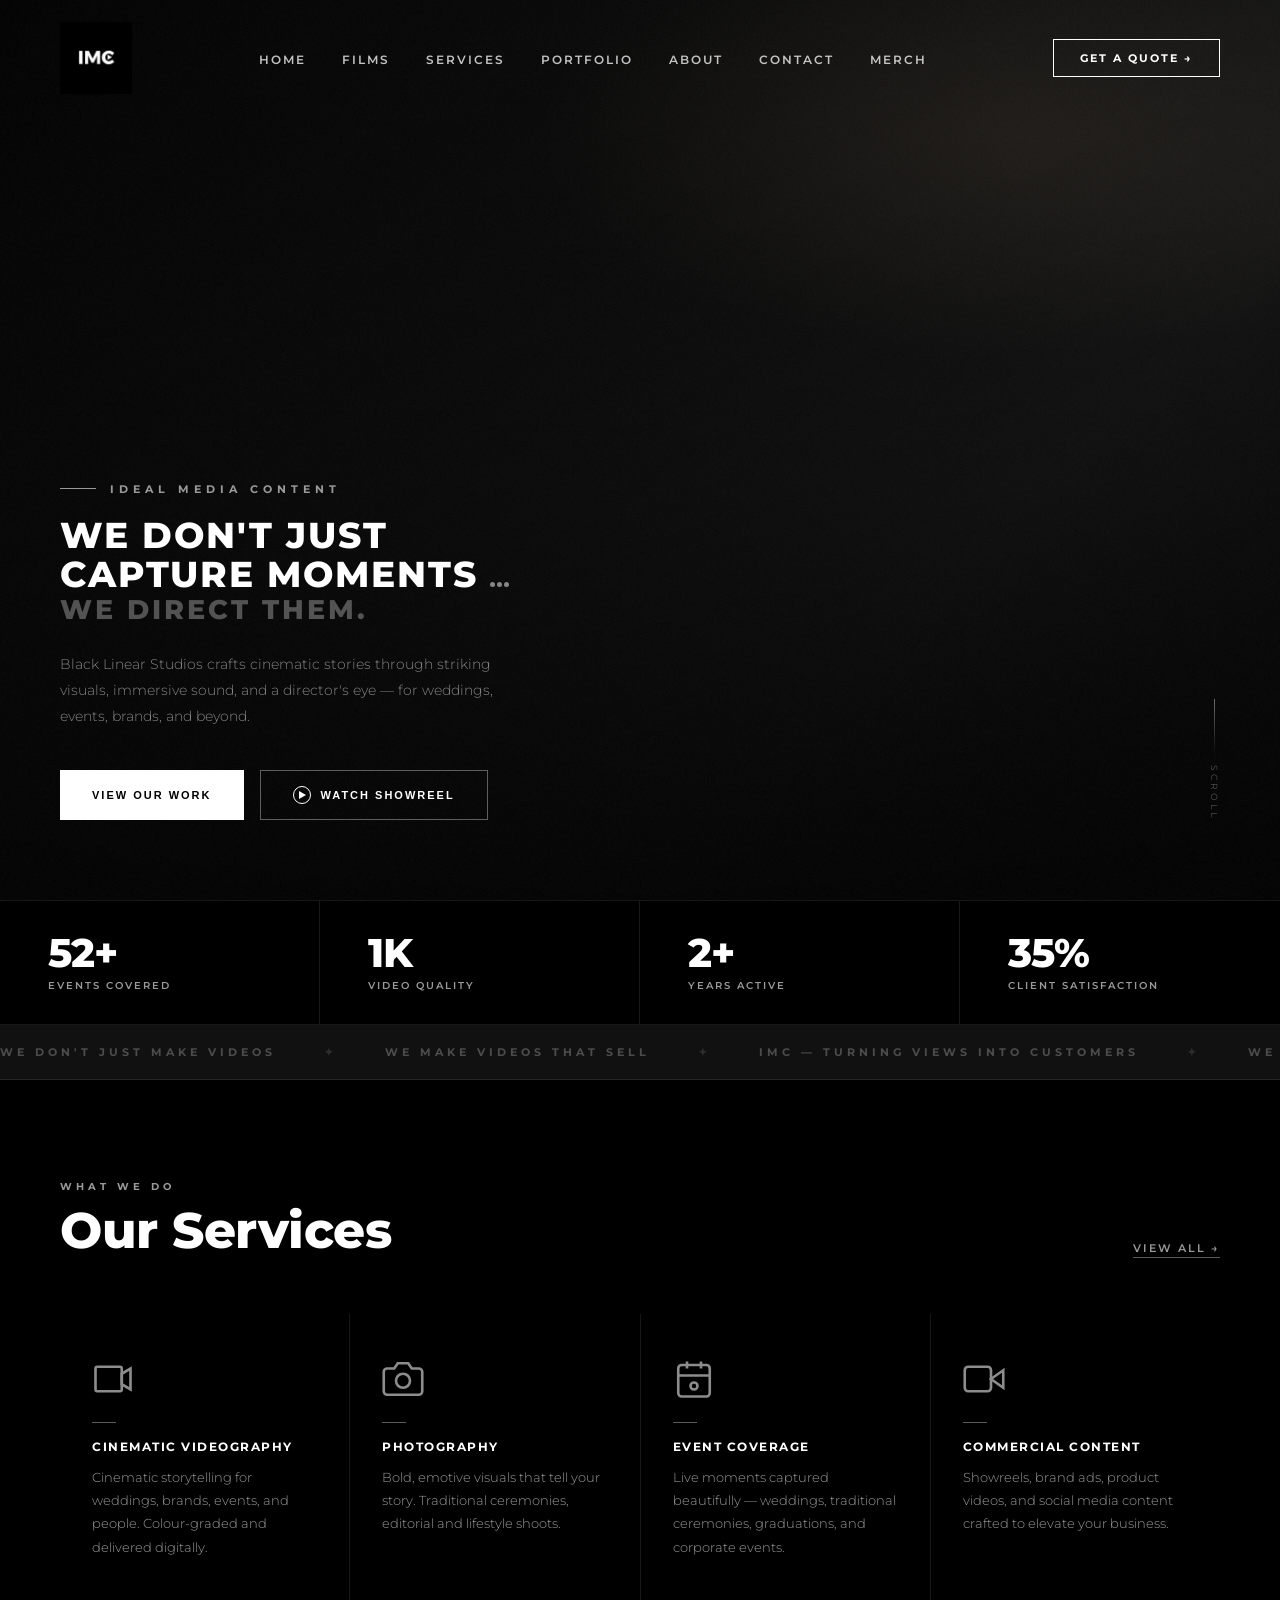
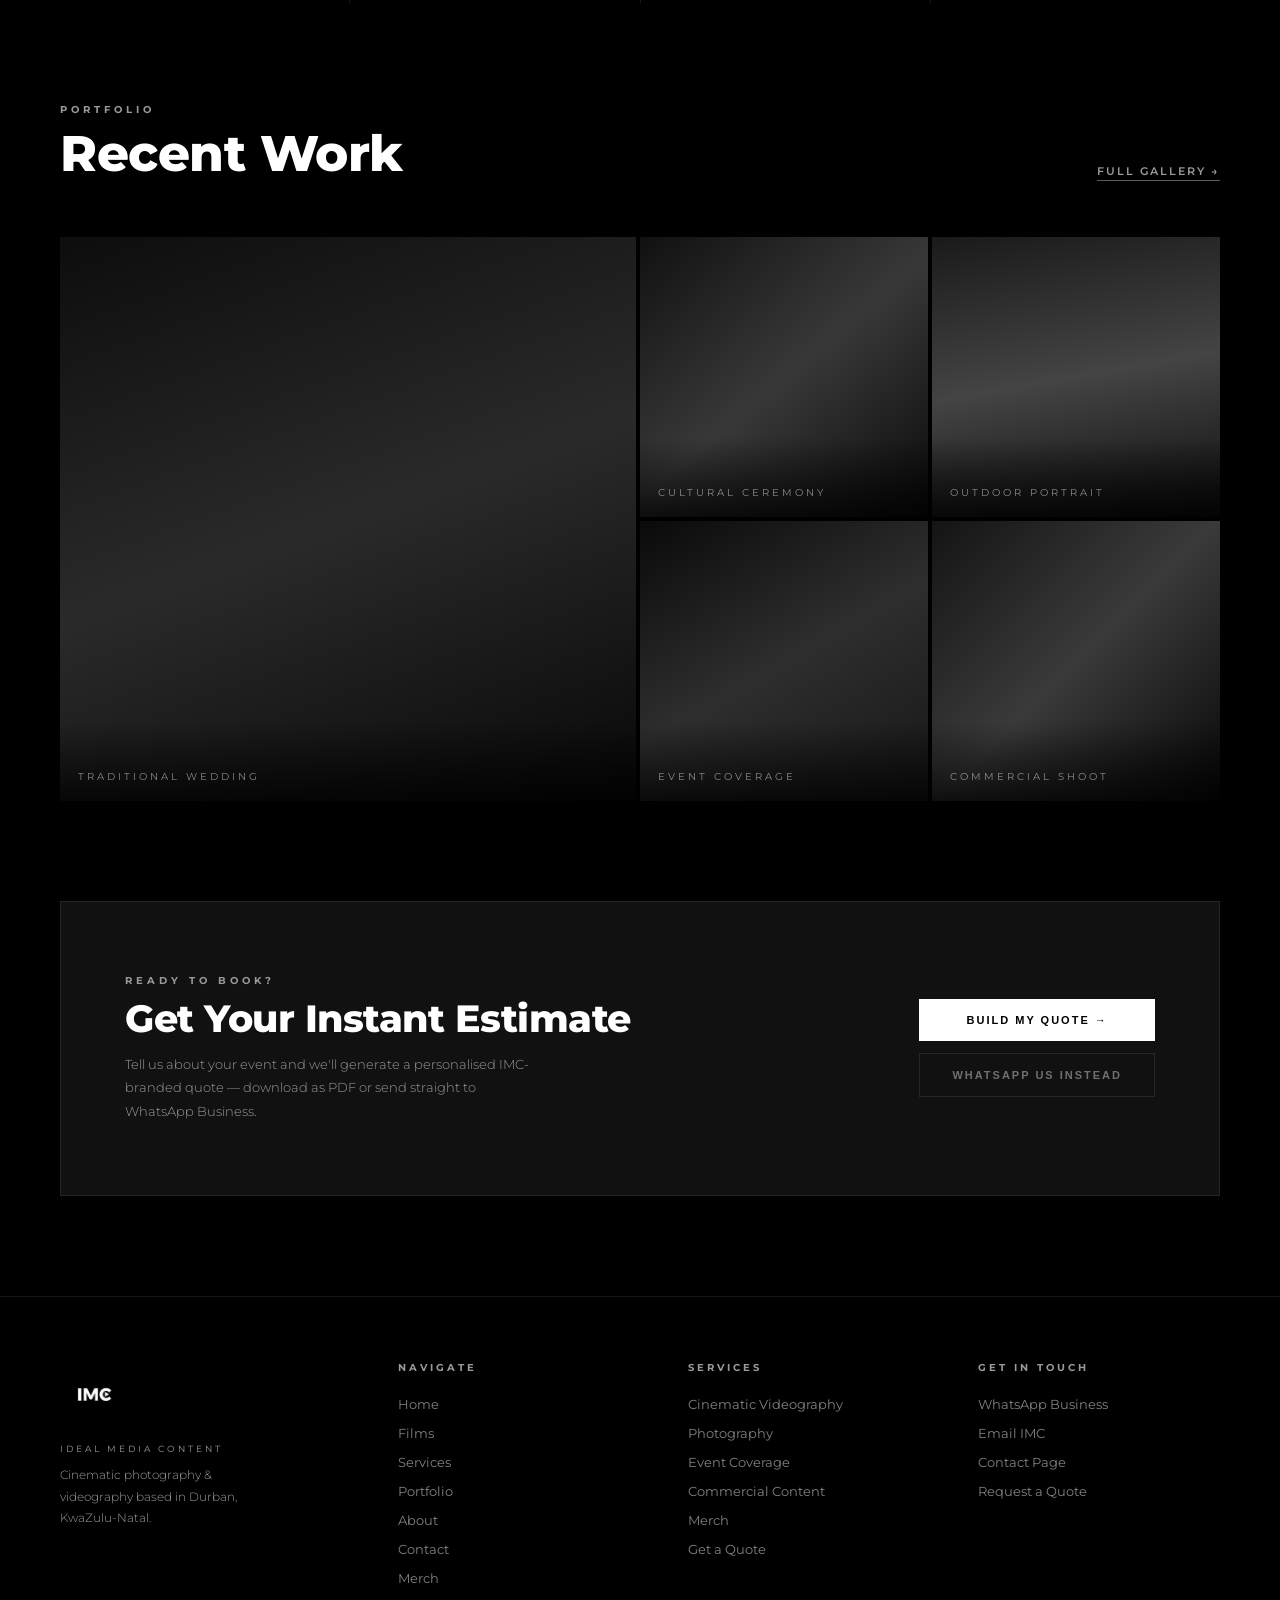
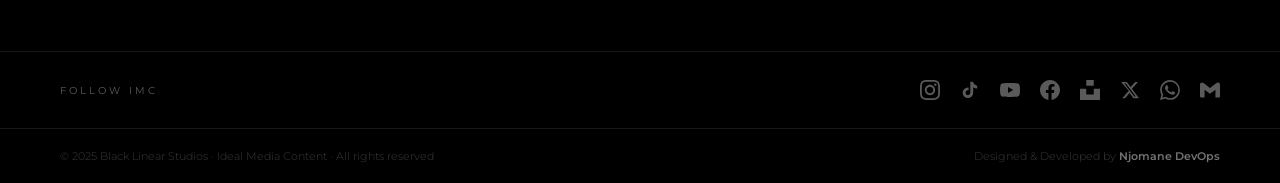
<file: index.html>
<!DOCTYPE html>
<html lang="en">
<head>
  <meta charset="UTF-8"/>
  <meta name="viewport" content="width=device-width, initial-scale=1.0"/>
  <title>IMC — Ideal Media Content | Cinematic Photography & Videography Durban</title>

  <!-- ═══ SEO: Core Meta ═══ -->
  <meta name="description" content="Black Linear Studios captures weddings, traditional ceremonies, music videos and brand commercials in Durban, KZN. Cinematic photography and videography from R8,000."/>
  <meta name="keywords" content="photographer durban, videographer durban, wedding photography KZN, traditional wedding photographer, music video production durban, event coverage durban, black linear studios, ideal media content, IMC photography, cinematography KwaZulu-Natal"/>
  <meta name="author" content="Black Linear Studios — Ideal Media Content"/>
  <meta name="robots" content="index, follow, max-snippet:-1, max-image-preview:large, max-video-preview:-1"/>
  <meta name="theme-color" content="#000000"/>
  <meta name="msapplication-TileColor" content="#000000"/>
  <link rel="canonical" href="https://idealmediacontent.netlify.app"/>

  <!-- ═══ SEO: Open Graph (WhatsApp, Facebook, LinkedIn previews) ═══ -->
  <meta property="og:type" content="website"/>
  <meta property="og:site_name" content="IMC — Ideal Media Content"/>
  <meta property="og:title" content="IMC — Ideal Media Content | Cinematic Photography & Videography Durban"/>
  <meta property="og:description" content="Black Linear Studios captures weddings, traditional ceremonies, music videos and brand commercials in Durban, KZN. Cinematic photography and videography from R8,000."/>
  <meta property="og:url" content="https://idealmediacontent.netlify.app"/>
  <meta property="og:image" content="https://idealmediacontent.netlify.app/assets/images/seo-preview.jpg"/>
  <meta property="og:image:width" content="1200"/>
  <meta property="og:image:height" content="630"/>
  <meta property="og:image:alt" content="IMC — Ideal Media Content | Black Linear Studios"/>
  <meta property="og:locale" content="en_ZA"/>

  <!-- ═══ SEO: Twitter / X Card ═══ -->
  <meta name="twitter:card" content="summary_large_image"/>
  <meta name="twitter:title" content="IMC — Ideal Media Content | Cinematic Photography & Videography Durban"/>
  <meta name="twitter:description" content="Black Linear Studios captures weddings, traditional ceremonies, music videos and brand commercials in Durban, KZN. Cinematic photography and videography from R8,000."/>
  <meta name="twitter:image" content="https://idealmediacontent.netlify.app/assets/images/seo-preview.jpg"/>
  <meta name="twitter:image:alt" content="IMC — Ideal Media Content | Black Linear Studios"/>

  <!-- ═══ SEO: Mobile & PWA ═══ -->
  <meta name="apple-mobile-web-app-capable" content="yes"/>
  <meta name="apple-mobile-web-app-status-bar-style" content="black"/>
  <meta name="apple-mobile-web-app-title" content="IMC"/>
  <meta name="format-detection" content="telephone=yes"/>
  <meta name="geo.region" content="ZA-KZN"/>
  <meta name="geo.placename" content="Durban, KwaZulu-Natal"/>
  <meta name="geo.position" content="-29.8587;31.0218"/>
  <meta name="ICBM" content="-29.8587, 31.0218"/>

  <script type="application/ld+json">
  {
    "@context": "https://schema.org",
    "@type": "LocalBusiness",
    "name": "Black Linear Studios",
    "alternateName": "Ideal Media Content",
    "description": "Cinematic photography and videography studio based in Durban, KwaZulu-Natal, South Africa.",
    "url": "https://idealmediacontent.netlify.app",
    "logo": "https://idealmediacontent.netlify.app/assets/images/imc-logo.png",
    "image": "https://idealmediacontent.netlify.app/assets/images/seo-preview.jpg",
    "telephone": "+27719603638",
    "email": "idealmediacontent@gmail.com",
    "address": {
      "@type": "PostalAddress",
      "addressLocality": "Durban",
      "addressRegion": "KwaZulu-Natal",
      "addressCountry": "ZA"
    },
    "geo": {
      "@type": "GeoCoordinates",
      "latitude": -29.8587,
      "longitude": 31.0218
    },
    "areaServed": [
      {"@type": "City", "name": "Durban"},
      {"@type": "State", "name": "KwaZulu-Natal"},
      {"@type": "Country", "name": "South Africa"}
    ],
    "priceRange": "R8,000 - R18,000+",
    "openingHours": "Mo-Su 08:00-20:00",
    "sameAs": [
      "https://www.instagram.com/idealmediacontent",
      "https://www.facebook.com/idealmediacontent",
      "https://www.tiktok.com/@idealmediacontent",
      "https://www.youtube.com/@idealmediacontent",
      "https://unsplash.com/@idealmediacontent"
    ],
    "hasOfferCatalog": {
      "@type": "OfferCatalog",
      "name": "Photography & Videography Services",
      "itemListElement": [
        {"@type": "Offer", "itemOffered": {"@type": "Service", "name": "Cinematic Videography"}, "price": "10000", "priceCurrency": "ZAR"},
        {"@type": "Offer", "itemOffered": {"@type": "Service", "name": "Photography"}, "price": "8000", "priceCurrency": "ZAR"},
        {"@type": "Offer", "itemOffered": {"@type": "Service", "name": "Event Coverage"}, "price": "12000", "priceCurrency": "ZAR"},
        {"@type": "Offer", "itemOffered": {"@type": "Service", "name": "Commercial Content & Music Videos"}, "price": "15000", "priceCurrency": "ZAR"}
      ]
    }
  }
  </script>
  <script type="application/ld+json">
  {
    "@context": "https://schema.org",
    "@type": "WebSite",
    "name": "IMC — Ideal Media Content",
    "url": "https://idealmediacontent.netlify.app",
    "description": "Black Linear Studios — Cinematic Photography & Videography in Durban, KZN",
    "potentialAction": {
      "@type": "SearchAction",
      "target": "https://idealmediacontent.netlify.app/pages/portfolio.html?q={search_term_string}",
      "query-input": "required name=search_term_string"
    }
  }
  </script>
  <link href="https://fonts.googleapis.com/css2?family=Montserrat:ital,wght@0,300;0,400;0,500;0,600;0,700;0,800;0,900;1,300&display=swap" rel="stylesheet"/>
  <style>
    :root {
      --black:   #000000;
      --white:   #ffffff;
      --grey:    #9a9a9a;
      --grey-2:  #5a5a5a;
      --grey-dk: #111111;
      --border:  rgba(255,255,255,0.09);
      --font:    'Montserrat', sans-serif;
    }
    *, *::before, *::after { margin:0; padding:0; box-sizing:border-box; }
    html { scroll-behavior:smooth; }
    body { background:var(--black); color:var(--white); font-family:var(--font); overflow-x:hidden; }
    img  { display:block; max-width:100%; }
    a    { text-decoration:none; color:inherit; }
    ul   { list-style:none; }

    /* ─── NAVBAR ─── */
    .navbar {
      position:fixed; top:0; left:0; right:0; z-index:200;
      display:flex; align-items:center; justify-content:space-between;
      padding:22px 60px;
      transition:background .4s, border-color .4s;
    }
    .navbar.scrolled {
      background:rgba(0,0,0,.92);
      border-bottom:1px solid var(--border);
      backdrop-filter:blur(8px);
    }
    .nav-logo img { height:72px; width:auto; }
    .nav-links { display:flex; gap:36px; }
    .nav-links a {
      font-size:12px; font-weight:600; letter-spacing:2px;
      text-transform:uppercase; color:rgba(255,255,255,.75);
      transition:color .2s;
    }
    .nav-links a:hover { color:var(--white); }
    .nav-cta {
      font-size:11px; font-weight:700; letter-spacing:2px;
      text-transform:uppercase; color:var(--white);
      border:1.5px solid var(--white); padding:11px 26px;
      background:transparent; cursor:pointer; transition:all .3s;
    }
    .nav-cta:hover { background:var(--white); color:var(--black); }
    .nav-toggle { display:none; background:none; border:none; color:var(--white); font-size:24px; cursor:pointer; }

    /* ─── HERO ─── */
    .hero {
      position:relative; min-height:100vh;
      display:flex; align-items:flex-end;
      overflow:hidden;
    }
    .hero-video-fallback {
      position:absolute; inset:0;
      background:linear-gradient(135deg,#000 0%,#0d0d0d 40%,#1a1a1a 70%,#080808 100%);
    }
    .hero-overlay {
      position:absolute; inset:0; z-index:1;
      background:linear-gradient(to top,rgba(0,0,0,.95) 0%,rgba(0,0,0,.5) 45%,rgba(0,0,0,.25) 100%);
    }
    .hero-grain {
      position:absolute; inset:0; z-index:2;
      opacity:.05; pointer-events:none;
      background-image:url("data:image/svg+xml,%3Csvg viewBox='0 0 512 512' xmlns='http://www.w3.org/2000/svg'%3E%3Cfilter id='g'%3E%3CfeTurbulence type='fractalNoise' baseFrequency='.85' numOctaves='4' stitchTiles='stitch'/%3E%3C/filter%3E%3Crect width='100%25' height='100%25' filter='url(%23g)'/%3E%3C/svg%3E");
      background-size:180px; background-repeat:repeat;
      animation:grain .8s steps(2) infinite;
    }
    @keyframes grain {
      0%  { background-position:0% 0%; }
      25% { background-position:40% 20%; }
      50% { background-position:70% 50%; }
      75% { background-position:20% 80%; }
      100%{ background-position:0% 0%; }
    }
    .hero-lightleak {
      position:absolute; inset:0; z-index:2; pointer-events:none;
      background:radial-gradient(ellipse 55% 35% at 80% 15%,rgba(255,220,160,.07) 0%,transparent 70%);
      animation:leak 8s ease-in-out infinite alternate;
    }
    @keyframes leak {
      0%  { opacity:.6; transform:scale(1) translateX(0); }
      100%{ opacity:1;  transform:scale(1.08) translateX(-20px); }
    }
    .hero-content {
      position:relative; z-index:3;
      padding:0 60px 80px; max-width:780px;
    }
    .hero-eyebrow {
      font-size:11px; font-weight:700; letter-spacing:5px;
      text-transform:uppercase; color:var(--grey);
      margin-bottom:20px;
      display:flex; align-items:center; gap:14px;
    }
    .hero-eyebrow::before { content:''; width:36px; height:1px; background:var(--grey); }
    .hero-title {
      font-size:clamp(22px,2.8vw,38px);
      font-weight:800; line-height:1.1; letter-spacing:2px;
      text-transform:uppercase;
      margin-bottom:28px;
    }
    .hero-title .direct-line {
      font-style:normal; font-weight:800;
      color:rgba(255,255,255,.3);
      display:block; font-size:.75em;
      letter-spacing:3px; margin-bottom:10px;
      text-transform:uppercase;
    }
    /* Animated ellipsis */
    .animated-ellipsis { display:inline-flex; gap:2px; align-items:center; }
    .animated-ellipsis span {
      width:5px; height:5px; border-radius:50%;
      background:rgba(255,255,255,.5);
      animation:dotPulse 1.4s ease-in-out infinite;
    }
    .animated-ellipsis span:nth-child(2){ animation-delay:.2s; }
    .animated-ellipsis span:nth-child(3){ animation-delay:.4s; }
    @keyframes dotPulse{
      0%,80%,100%{ opacity:.2; transform:scale(.8); }
      40%{ opacity:1; transform:scale(1.2); }
    }
    .hero-body {
      font-size:14px; font-weight:300; line-height:1.85;
      color:rgba(255,255,255,.5); max-width:460px; margin-bottom:40px;
    }
    .hero-actions { display:flex; gap:16px; flex-wrap:wrap; }
    .btn-fill {
      font-size:11px; font-weight:700; letter-spacing:2px; text-transform:uppercase;
      background:var(--white); color:var(--black); border:none;
      padding:15px 32px; cursor:pointer; transition:opacity .3s;
    }
    .btn-fill:hover { opacity:.85; }
    .btn-outline {
      font-size:11px; font-weight:700; letter-spacing:2px; text-transform:uppercase;
      background:transparent; color:var(--white);
      border:1.5px solid rgba(255,255,255,.35); padding:15px 32px;
      cursor:pointer; transition:border-color .3s;
      display:flex; align-items:center; gap:10px;
    }
    .btn-outline:hover { border-color:var(--white); }
    .play-icon {
      width:18px; height:18px; border-radius:50%;
      border:1.5px solid currentColor;
      display:flex; align-items:center; justify-content:center; flex-shrink:0;
    }
    .play-icon::after {
      content:''; width:0; height:0; border-style:solid;
      border-width:4px 0 4px 7px;
      border-color:transparent transparent transparent currentColor;
      margin-left:1px;
    }
    .hero-scroll {
      position:absolute; right:60px; bottom:80px; z-index:3;
      display:flex; flex-direction:column; align-items:center; gap:10px;
    }
    .hero-scroll span {
      font-size:9px; letter-spacing:3px; text-transform:uppercase;
      color:rgba(255,255,255,.3); writing-mode:vertical-rl;
    }
    .scroll-bar { width:1px; height:56px; background:linear-gradient(to bottom,rgba(255,255,255,.4),transparent); }

    /* ─── TAGLINE MARQUEE ─── */
    .tagline-marquee{
      overflow:hidden;padding:20px 0;
      border-bottom:1px solid var(--border);
      background:var(--grey-dk);
    }
    .tagline-track{
      display:flex;gap:48px;white-space:nowrap;
      animation:marqueeScroll 22s linear infinite;
    }
    .tagline-track span{
      font-size:11px;font-weight:700;letter-spacing:4px;
      text-transform:uppercase;color:rgba(255,255,255,.25);
      flex-shrink:0;
    }
    .tagline-dot{color:rgba(255,255,255,.12) !important;}
    @keyframes marqueeScroll{
      0%{transform:translateX(0);}
      100%{transform:translateX(-50%);}
    }

    /* ─── STATS ─── */
    .stats-bar {
      display:grid; grid-template-columns:repeat(4,1fr);
      border-top:1px solid var(--border); border-bottom:1px solid var(--border);
    }
    .stat { padding:32px 48px; border-right:1px solid var(--border); }
    .stat:last-child { border-right:none; }
    .stat-num { font-size:40px; font-weight:800; line-height:1; letter-spacing:-1px; }
    .stat-label {
      font-size:10px; font-weight:600; letter-spacing:2px;
      text-transform:uppercase; color:var(--grey); margin-top:6px;
    }

    /* ─── SECTIONS ─── */
    .section { padding:100px 60px; }
    .section-eyebrow {
      font-size:10px; font-weight:700; letter-spacing:4px;
      text-transform:uppercase; color:var(--grey); margin-bottom:12px;
    }
    .section-title {
      font-size:clamp(30px,4vw,50px); font-weight:800;
      line-height:1.05; letter-spacing:-0.5px;
    }
    .section-header {
      display:flex; align-items:flex-end;
      justify-content:space-between; margin-bottom:56px;
    }
    .view-all {
      font-size:11px; font-weight:600; letter-spacing:2px; text-transform:uppercase;
      color:var(--grey); border-bottom:1px solid var(--grey-2); padding-bottom:2px;
      transition:color .2s, border-color .2s;
    }
    .view-all:hover { color:var(--white); border-color:var(--white); }

    /* ─── SERVICES ─── */
    .services-grid {
      display:grid; grid-template-columns:repeat(4,1fr);
      gap:1px; background:var(--border);
    }
    .svc-card { background:var(--black); padding:44px 32px; transition:background .3s; }
    .svc-card:hover { background:var(--grey-dk); }
    .svc-icon { width:42px; height:42px; margin-bottom:18px; opacity:.55; }
    .svc-divider { width:24px; height:1px; background:var(--grey-2); margin-bottom:16px; }
    .svc-card h3 {
      font-size:12px; font-weight:700; letter-spacing:1.5px;
      text-transform:uppercase; margin-bottom:12px;
    }
    .svc-card p { font-size:13px; font-weight:300; color:var(--grey); line-height:1.8; }

    /* ─── GALLERY ─── */
    .gallery-grid {
      display:grid; grid-template-columns:2fr 1fr 1fr;
      grid-template-rows:280px 280px; gap:4px;
    }
    .g-item { position:relative; overflow:hidden; }
    .g-item.tall { grid-row:1/3; }
    .g-ph { width:100%; height:100%; transition:transform .6s ease; }
    .g-item:hover .g-ph { transform:scale(1.04); }
    .g-cap {
      position:absolute; bottom:0; left:0; right:0;
      padding:48px 18px 18px;
      background:linear-gradient(to top,rgba(0,0,0,.75),transparent);
      font-size:10px; letter-spacing:3px; text-transform:uppercase;
      color:rgba(255,255,255,.5);
    }
    .gph1 { background:linear-gradient(160deg,#0d0d0d,#2a2a2a,#080808); }
    .gph2 { background:linear-gradient(140deg,#111,#383838,#0a0a0a); }
    .gph3 { background:linear-gradient(170deg,#1a1a1a,#444,#0d0d0d); }
    .gph4 { background:linear-gradient(150deg,#0a0a0a,#2e2e2e,#161616); }
    .gph5 { background:linear-gradient(135deg,#141414,#3a3a3a,#080808); }

    /* ─── QUOTE CTA ─── */
    .quote-band {
      margin:0 60px; background:var(--grey-dk);
      border:1px solid var(--border);
      padding:72px 64px;
      display:flex; align-items:center; justify-content:space-between; gap:48px;
    }
    .qb-title {
      font-size:clamp(26px,3vw,42px); font-weight:800;
      line-height:1.05; letter-spacing:-0.5px; margin:10px 0 14px;
    }
    .qb-sub { font-size:13px; font-weight:300; color:var(--grey); line-height:1.8; max-width:420px; }
    .qb-actions { display:flex; flex-direction:column; gap:12px; flex-shrink:0; }
    .btn-wa {
      font-size:11px; font-weight:700; letter-spacing:2px; text-transform:uppercase;
      background:transparent; color:rgba(255,255,255,.4);
      border:1.5px solid var(--border); padding:15px 32px;
      cursor:pointer; transition:all .3s; white-space:nowrap;
    }
    .btn-wa:hover { border-color:rgba(255,255,255,.4); color:var(--white); }

    /* ─── FOOTER ─── */
    footer { margin-top:100px; border-top:1px solid var(--border); }
    .footer-main {
      display:grid; grid-template-columns:1.2fr 1fr 1fr 1fr;
      gap:48px; padding:64px 60px;
    }
    .footer-logo { height:68px; margin-bottom:14px; }
    .footer-imc-label {
      font-size:9px; letter-spacing:3px; text-transform:uppercase;
      color:var(--grey); margin-bottom:10px;
    }
    .footer-tagline { font-size:12px; font-weight:300; color:var(--grey); line-height:1.8; max-width:220px; }
    .footer-col-title {
      font-size:10px; font-weight:700; letter-spacing:3px; text-transform:uppercase;
      color:var(--grey); margin-bottom:20px;
    }
    .footer-col ul { display:flex; flex-direction:column; gap:10px; }
    .footer-col ul a {
      font-size:13px; font-weight:400; color:rgba(255,255,255,.5); transition:color .2s;
    }
    .footer-col ul a:hover { color:var(--white); }
    .footer-socials-row {
      padding:28px 60px; border-top:1px solid var(--border);
      display:flex; align-items:center; justify-content:space-between; flex-wrap:wrap; gap:16px;
    }
    .socials-label { font-size:10px; letter-spacing:3px; text-transform:uppercase; color:var(--grey-2); }
    .socials-icons { display:flex; gap:20px; align-items:center; }
    .socials-icons a { color:var(--grey-2); transition:color .2s; display:flex; align-items:center; }
    .socials-icons a:hover { color:var(--white); }
    .socials-icons svg { width:20px; height:20px; fill:currentColor; }
    .footer-bottom {
      padding:20px 60px; border-top:1px solid var(--border);
      display:flex; align-items:center; justify-content:space-between; flex-wrap:wrap; gap:12px;
    }
    .footer-copy { font-size:11px; color:rgba(255,255,255,.22); font-weight:300; }
    .footer-dev  { font-size:11px; color:rgba(255,255,255,.22); font-weight:300; }
    .footer-dev a { color:rgba(255,255,255,.45); font-weight:600; transition:color .2s; }
    .footer-dev a:hover { color:var(--white); }

    /* ─── RESPONSIVE ─── */
    @media (max-width:1024px) {
      .services-grid { grid-template-columns:repeat(2,1fr); }
      .stats-bar { grid-template-columns:repeat(2,1fr); }
      .stat:nth-child(2) { border-right:none; }
      .stat:nth-child(3),.stat:nth-child(4) { border-top:1px solid var(--border); }
      .footer-main { grid-template-columns:1fr 1fr; }
    }
    @media (max-width:768px) {
      .navbar { padding:18px 24px; }
      .nav-links,.nav-cta { display:none; }
      .nav-toggle { display:block; }
      .hero-content { padding:0 24px 60px; }
      .hero-scroll { display:none; }
      .section { padding:60px 24px; }
      .stats-bar { grid-template-columns:1fr 1fr; }
      .services-grid { grid-template-columns:1fr; }
      .gallery-grid { grid-template-columns:1fr 1fr; grid-template-rows:auto; }
      .g-item.tall { grid-row:auto; }
      .quote-band { flex-direction:column; margin:0 24px; padding:48px 32px; }
      .qb-actions { width:100%; }
      .footer-main { grid-template-columns:1fr; padding:48px 24px; }
      .footer-socials-row,.footer-bottom { padding:24px; }
      .footer-bottom { flex-direction:column; align-items:flex-start; }
    }
  </style>
</head>
<body>

<!-- NAV -->
<nav class="navbar" id="navbar">
  <div class="nav-logo">
    <img src="[data-uri]" alt="IMC — Ideal Media Content"/>
  </div>
  <ul class="nav-links">
    <li><a href="index.html">Home</a></li>
    <li><a href="pages/films.html">Films</a></li>
    <li><a href="pages/services.html">Services</a></li>
    <li><a href="pages/portfolio.html">Portfolio</a></li>
    <li><a href="pages/about.html">About</a></li>
    <li><a href="pages/contact.html">Contact</a></li>
    <li><a href="pages/merch.html">Merch</a></li>
  </ul>
  <a href="pages/services.html#quote" class="nav-cta">GET A QUOTE →</a>
  <button class="nav-toggle" aria-label="Menu">&#9776;</button>
</nav>

<!-- HERO -->
<section class="hero">
  <div class="hero-video-fallback"></div>
  <!--
    VIDEO PLACEHOLDER — When showreel is ready, remove hero-video-fallback above
    and uncomment this block:
    <video autoplay muted loop playsinline style="position:absolute;inset:0;width:100%;height:100%;object-fit:cover;z-index:0;">
      <source src="assets/videos/showreel.mp4" type="video/mp4"/>
    </video>
  -->
  <div class="hero-overlay"></div>
  <div class="hero-grain"></div>
  <div class="hero-lightleak"></div>

  <div class="hero-content">
    <p class="hero-eyebrow">IDEAL MEDIA CONTENT</p>
    <h1 class="hero-title">
      We Don't Just<br/>Capture Moments
      <span class="animated-ellipsis"><span></span><span></span><span></span></span><br/>
      <span class="direct-line">We Direct Them.</span>
    </h1>
    <p class="hero-body">
      Black Linear Studios crafts cinematic stories through striking visuals,
      immersive sound, and a director's eye — for weddings, events, brands, and beyond.
    </p>
    <div class="hero-actions">
      <button class="btn-fill" onclick="location.href='pages/portfolio.html'">VIEW OUR WORK</button>
      <button class="btn-outline" onclick="location.href='pages/films.html'">
        <span class="play-icon"></span>WATCH SHOWREEL
      </button>
    </div>
  </div>
  <div class="hero-scroll">
    <div class="scroll-bar"></div>
    <span>Scroll</span>
  </div>
</section>

<!-- STATS -->
<div class="stats-bar" id="stats-bar">
  <div class="stat">
    <div class="stat-num" data-target="150" data-suffix="+">0</div>
    <div class="stat-label">Events Covered</div>
  </div>
  <div class="stat">
    <div class="stat-num" data-target="4" data-suffix="K">0</div>
    <div class="stat-label">Video Quality</div>
  </div>
  <div class="stat">
    <div class="stat-num" data-target="5" data-suffix="+">0</div>
    <div class="stat-label">Years Active</div>
  </div>
  <div class="stat">
    <div class="stat-num" data-target="100" data-suffix="%">0</div>
    <div class="stat-label">Client Satisfaction</div>
  </div>
</div>

<!-- TAGLINE MARQUEE -->
<div class="tagline-marquee">
  <div class="tagline-track">
    <span>WE DON'T JUST MAKE VIDEOS</span>
    <span class="tagline-dot">✦</span>
    <span>WE MAKE VIDEOS THAT SELL</span>
    <span class="tagline-dot">✦</span>
    <span>IMC — TURNING VIEWS INTO CUSTOMERS</span>
    <span class="tagline-dot">✦</span>
    <span>WE DON'T JUST MAKE VIDEOS</span>
    <span class="tagline-dot">✦</span>
    <span>WE MAKE VIDEOS THAT SELL</span>
    <span class="tagline-dot">✦</span>
    <span>IMC — TURNING VIEWS INTO CUSTOMERS</span>
    <span class="tagline-dot">✦</span>
  </div>
</div>

<!-- SERVICES -->
<section class="section">
  <div class="section-header">
    <div><p class="section-eyebrow">WHAT WE DO</p><h2 class="section-title">Our Services</h2></div>
    <a href="pages/services.html" class="view-all">View All →</a>
  </div>
  <div class="services-grid">
    <div class="svc-card">
      <svg class="svc-icon" viewBox="0 0 24 24" fill="none" stroke="white" stroke-width="1.5"><rect x="2" y="5" width="15" height="14" rx="1"/><path d="M17 9l5-3v12l-5-3V9z"/></svg>
      <div class="svc-divider"></div>
      <h3>Cinematic Videography</h3>
      <p>Cinematic storytelling for weddings, brands, events, and people. Colour-graded and delivered digitally.</p>
    </div>
    <div class="svc-card">
      <svg class="svc-icon" viewBox="0 0 24 24" fill="none" stroke="white" stroke-width="1.5"><path d="M23 19a2 2 0 01-2 2H3a2 2 0 01-2-2V8a2 2 0 012-2h4l2-3h6l2 3h4a2 2 0 012 2z"/><circle cx="12" cy="13" r="4"/></svg>
      <div class="svc-divider"></div>
      <h3>Photography</h3>
      <p>Bold, emotive visuals that tell your story. Traditional ceremonies, editorial and lifestyle shoots.</p>
    </div>
    <div class="svc-card">
      <svg class="svc-icon" viewBox="0 0 24 24" fill="none" stroke="white" stroke-width="1.5"><rect x="3" y="4" width="18" height="18" rx="2"/><path d="M16 2v4M8 2v4M3 10h18"/><circle cx="12" cy="16" r="2"/></svg>
      <div class="svc-divider"></div>
      <h3>Event Coverage</h3>
      <p>Live moments captured beautifully — weddings, traditional ceremonies, graduations, and corporate events.</p>
    </div>
    <div class="svc-card">
      <svg class="svc-icon" viewBox="0 0 24 24" fill="none" stroke="white" stroke-width="1.5"><polygon points="23 7 16 12 23 17 23 7"/><rect x="1" y="5" width="15" height="14" rx="2"/></svg>
      <div class="svc-divider"></div>
      <h3>Commercial Content</h3>
      <p>Showreels, brand ads, product videos, and social media content crafted to elevate your business.</p>
    </div>
  </div>
</section>

<!-- GALLERY PREVIEW -->
<section class="section" style="padding-top:0;">
  <div class="section-header">
    <div><p class="section-eyebrow">PORTFOLIO</p><h2 class="section-title">Recent Work</h2></div>
    <a href="pages/portfolio.html" class="view-all">Full Gallery →</a>
  </div>
  <div class="gallery-grid">
    <div class="g-item tall"><div class="g-ph gph1"></div><div class="g-cap">Traditional Wedding</div></div>
    <div class="g-item"><div class="g-ph gph2"></div><div class="g-cap">Cultural Ceremony</div></div>
    <div class="g-item"><div class="g-ph gph3"></div><div class="g-cap">Outdoor Portrait</div></div>
    <div class="g-item"><div class="g-ph gph4"></div><div class="g-cap">Event Coverage</div></div>
    <div class="g-item"><div class="g-ph gph5"></div><div class="g-cap">Commercial Shoot</div></div>
  </div>
</section>

<!-- QUOTE CTA -->
<div class="quote-band">
  <div>
    <p class="section-eyebrow">READY TO BOOK?</p>
    <h2 class="qb-title">Get Your Instant Estimate</h2>
    <p class="qb-sub">Tell us about your event and we'll generate a personalised IMC-branded quote — download as PDF or send straight to WhatsApp Business.</p>
  </div>
  <div class="qb-actions">
    <button class="btn-fill" onclick="location.href='pages/services.html#quote'">BUILD MY QUOTE →</button>
    <button class="btn-wa" onclick="window.open('https://wa.me/27719603638','_blank')">WHATSAPP US INSTEAD</button>
  </div>
</div>

<!-- FOOTER -->
<footer>
  <div class="footer-main">
    <div>
      <img src="[data-uri]" alt="IMC Logo" class="footer-logo"/>
      <p class="footer-imc-label">IDEAL MEDIA CONTENT</p>
      <p class="footer-tagline">Cinematic photography &amp; videography based in Durban, KwaZulu-Natal.</p>
    </div>
    <div class="footer-col">
      <p class="footer-col-title">Navigate</p>
      <ul>
        <li><a href="index.html">Home</a></li>
        <li><a href="pages/films.html">Films</a></li>
        <li><a href="pages/services.html">Services</a></li>
        <li><a href="pages/portfolio.html">Portfolio</a></li>
        <li><a href="pages/about.html">About</a></li>
        <li><a href="pages/contact.html">Contact</a></li>
    <li><a href="pages/merch.html">Merch</a></li>
      </ul>
    </div>
    <div class="footer-col">
      <p class="footer-col-title">Services</p>
      <ul>
        <li><a href="pages/services.html">Cinematic Videography</a></li>
        <li><a href="pages/services.html">Photography</a></li>
        <li><a href="pages/services.html">Event Coverage</a></li>
        <li><a href="pages/services.html">Commercial Content</a></li>
        <li><a href="pages/merch.html">Merch</a></li>
        <li><a href="pages/services.html#quote">Get a Quote</a></li>
      </ul>
    </div>
    <div class="footer-col">
      <p class="footer-col-title">Get In Touch</p>
      <ul>
        <li><a href="https://wa.me/27719603638" target="_blank">WhatsApp Business</a></li>
        <li><a href="mailto:idealmediacontent@gmail.com">Email IMC</a></li>
        <li><a href="pages/contact.html">Contact Page</a></li>
        <li><a href="pages/services.html#quote">Request a Quote</a></li>
      </ul>
    </div>
  </div>

  <div class="footer-socials-row">
    <span class="socials-label">Follow IMC</span>
    <div class="socials-icons">
      <a href="#" title="Instagram" target="_blank"><svg viewBox="0 0 24 24"><path d="M12 2.163c3.204 0 3.584.012 4.85.07 3.252.148 4.771 1.691 4.919 4.919.058 1.265.069 1.645.069 4.849 0 3.205-.012 3.584-.069 4.849-.149 3.225-1.664 4.771-4.919 4.919-1.266.058-1.644.07-4.85.07-3.204 0-3.584-.012-4.849-.07-3.26-.149-4.771-1.699-4.919-4.92-.058-1.265-.07-1.644-.07-4.849 0-3.204.013-3.583.07-4.849.149-3.227 1.664-4.771 4.919-4.919 1.266-.057 1.645-.069 4.849-.069zm0-2.163c-3.259 0-3.667.014-4.947.072-4.358.2-6.78 2.618-6.98 6.98-.059 1.281-.073 1.689-.073 4.948 0 3.259.014 3.668.072 4.948.2 4.358 2.618 6.78 6.98 6.98 1.281.058 1.689.072 4.948.072 3.259 0 3.668-.014 4.948-.072 4.354-.2 6.782-2.618 6.979-6.98.059-1.28.073-1.689.073-4.948 0-3.259-.014-3.667-.072-4.947-.196-4.354-2.617-6.78-6.979-6.98-1.281-.059-1.69-.073-4.949-.073zm0 5.838c-3.403 0-6.162 2.759-6.162 6.162s2.759 6.163 6.162 6.163 6.162-2.759 6.162-6.163c0-3.403-2.759-6.162-6.162-6.162zm0 10.162c-2.209 0-4-1.79-4-4 0-2.209 1.791-4 4-4s4 1.791 4 4c0 2.21-1.791 4-4 4zm6.406-11.845c-.796 0-1.441.645-1.441 1.44s.645 1.44 1.441 1.44c.795 0 1.439-.645 1.439-1.44s-.644-1.44-1.439-1.44z"/></svg></a>
      <a href="https://www.tiktok.com/@idealmediacontent" title="TikTok" target="_blank"><svg viewBox="0 0 24 24"><path d="M19.59 6.69a4.83 4.83 0 01-3.77-4.25V2h-3.45v13.67a2.89 2.89 0 01-2.88 2.5 2.89 2.89 0 01-2.89-2.89 2.89 2.89 0 012.89-2.89c.28 0 .54.04.79.1V9.01a6.33 6.33 0 00-.79-.05 6.34 6.34 0 00-6.34 6.34 6.34 6.34 0 006.34 6.34 6.34 6.34 0 006.33-6.34V8.69a8.17 8.17 0 004.78 1.52V6.79a4.85 4.85 0 01-1.01-.1z"/></svg></a>
      <a href="https://www.youtube.com/@idealmediacontent" title="YouTube" target="_blank"><svg viewBox="0 0 24 24"><path d="M23.495 6.205a3.007 3.007 0 00-2.088-2.088c-1.87-.501-9.396-.501-9.396-.501s-7.507-.01-9.396.501A3.007 3.007 0 00.527 6.205a31.247 31.247 0 00-.522 5.805 31.247 31.247 0 00.522 5.783 3.007 3.007 0 002.088 2.088c1.868.502 9.396.502 9.396.502s7.506 0 9.396-.502a3.007 3.007 0 002.088-2.088 31.247 31.247 0 00.5-5.783 31.247 31.247 0 00-.5-5.805zM9.609 15.601V8.408l6.264 3.602z"/></svg></a>
      <a href="https://www.facebook.com/idealmediacontent" title="Facebook" target="_blank"><svg viewBox="0 0 24 24"><path d="M24 12.073c0-6.627-5.373-12-12-12s-12 5.373-12 12c0 5.99 4.388 10.954 10.125 11.854v-8.385H7.078v-3.47h3.047V9.43c0-3.007 1.792-4.669 4.533-4.669 1.312 0 2.686.235 2.686.235v2.953H15.83c-1.491 0-1.956.925-1.956 1.874v2.25h3.328l-.532 3.47h-2.796v8.385C19.612 23.027 24 18.062 24 12.073z"/></svg></a>
      <a href="https://unsplash.com/idealmediacontent" title="Unsplash" target="_blank"><svg viewBox="0 0 24 24"><path d="M7.5 6.75V0h9v6.75h-9zm9 3.75H24V24H0V10.5h7.5v6.75h9V10.5z"/></svg></a>
      <a href="https://x.com/idealmediacontent" title="X (Twitter)" target="_blank"><svg viewBox="0 0 24 24"><path d="M18.244 2.25h3.308l-7.227 8.26 8.502 11.24H16.17l-4.714-6.231-5.401 6.231H2.744l7.73-8.835L1.254 2.25H8.08l4.713 6.231zm-1.161 17.52h1.833L7.084 4.126H5.117z"/></svg></a>
      <a href="https://wa.me/27719603638" title="WhatsApp" target="_blank"><svg viewBox="0 0 24 24"><path d="M17.472 14.382c-.297-.149-1.758-.867-2.03-.967-.273-.099-.471-.148-.67.15-.197.297-.767.966-.94 1.164-.173.199-.347.223-.644.075-.297-.15-1.255-.463-2.39-1.475-.883-.788-1.48-1.761-1.653-2.059-.173-.297-.018-.458.13-.606.134-.133.298-.347.446-.52.149-.174.198-.298.298-.497.099-.198.05-.371-.025-.52-.075-.149-.669-1.612-.916-2.207-.242-.579-.487-.5-.669-.51-.173-.008-.371-.01-.57-.01-.198 0-.52.074-.792.372-.272.297-1.04 1.016-1.04 2.479 0 1.462 1.065 2.875 1.213 3.074.149.198 2.096 3.2 5.077 4.487.709.306 1.262.489 1.694.625.712.227 1.36.195 1.871.118.571-.085 1.758-.719 2.006-1.413.248-.694.248-1.289.173-1.413-.074-.124-.272-.198-.57-.347m-5.421 7.403h-.004a9.87 9.87 0 01-5.031-1.378l-.361-.214-3.741.982.998-3.648-.235-.374a9.86 9.86 0 01-1.51-5.26c.001-5.45 4.436-9.884 9.888-9.884 2.64 0 5.122 1.03 6.988 2.898a9.825 9.825 0 012.893 6.994c-.003 5.45-4.437 9.884-9.885 9.884m8.413-18.297A11.815 11.815 0 0012.05 0C5.495 0 .16 5.335.157 11.892c0 2.096.547 4.142 1.588 5.945L.057 24l6.305-1.654a11.882 11.882 0 005.683 1.448h.005c6.554 0 11.89-5.335 11.893-11.893a11.821 11.821 0 00-3.48-8.413z"/></svg></a>
      <a href="mailto:idealmediacontent@gmail.com" title="Gmail" target="_blank"><svg viewBox="0 0 24 24"><path d="M24 5.457v13.909c0 .904-.732 1.636-1.636 1.636h-3.819V11.73L12 16.64l-6.545-4.91v9.273H1.636A1.636 1.636 0 010 19.366V5.457c0-2.023 2.309-3.178 3.927-1.964L5.455 4.64 12 9.548l6.545-4.91 1.528-1.145C21.69 2.28 24 3.434 24 5.457z"/></svg></a>
    </div>
  </div>

  <div class="footer-bottom">
    <p class="footer-copy">© 2025 Black Linear Studios · Ideal Media Content · All rights reserved</p>
    <p class="footer-dev">Designed &amp; Developed by <a href="#" target="_blank">Njomane DevOps</a></p>
  </div>
</footer>

<script>
  // ── Navbar scroll ──
  const navbar = document.getElementById('navbar');
  window.addEventListener('scroll', () => {
    navbar.classList.toggle('scrolled', window.scrollY > 60);
  });

  // ── Mobile nav toggle ──
  const toggle = document.querySelector('.nav-toggle');
  const navLinks = document.querySelector('.nav-links');
  if (toggle && navLinks) {
    toggle.addEventListener('click', () => {
      const open = navLinks.style.display === 'flex';
      navLinks.style.display = open ? 'none' : 'flex';
      navLinks.style.flexDirection = 'column';
      navLinks.style.position = 'fixed';
      navLinks.style.top = '70px';
      navLinks.style.left = '0'; navLinks.style.right = '0';
      navLinks.style.background = '#000';
      navLinks.style.padding = '32px 24px';
      navLinks.style.gap = '24px';
      navLinks.style.borderBottom = '1px solid rgba(255,255,255,.08)';
      navLinks.style.zIndex = '300';
    });
  }

  // ── Stats counter animation ──
  function animateCounter(el) {
    const target = parseInt(el.dataset.target, 10);
    const suffix = el.dataset.suffix || '';
    const duration = 2000; // ms
    const steps = 60;
    const increment = target / steps;
    let current = 0;
    let step = 0;

    // Easing: starts fast, slows toward end
    const ease = (t) => t < 0.5 ? 2 * t * t : -1 + (4 - 2 * t) * t;

    const timer = setInterval(() => {
      step++;
      const progress = ease(step / steps);
      current = Math.round(progress * target);
      el.textContent = current + suffix;
      if (step >= steps) {
        el.textContent = target + suffix;
        clearInterval(timer);
      }
    }, duration / steps);
  }

  // Trigger counters when stats bar scrolls into view — only once
  const statsBar = document.getElementById('stats-bar');
  let countersStarted = false;

  const statsObserver = new IntersectionObserver((entries) => {
    entries.forEach(entry => {
      if (entry.isIntersecting && !countersStarted) {
        countersStarted = true;
        document.querySelectorAll('.stat-num[data-target]').forEach(el => {
          animateCounter(el);
        });
        statsObserver.disconnect();
      }
    });
  }, { threshold: 0.3 });

  if (statsBar) statsObserver.observe(statsBar);
</script>
</body>
</html>
</file>
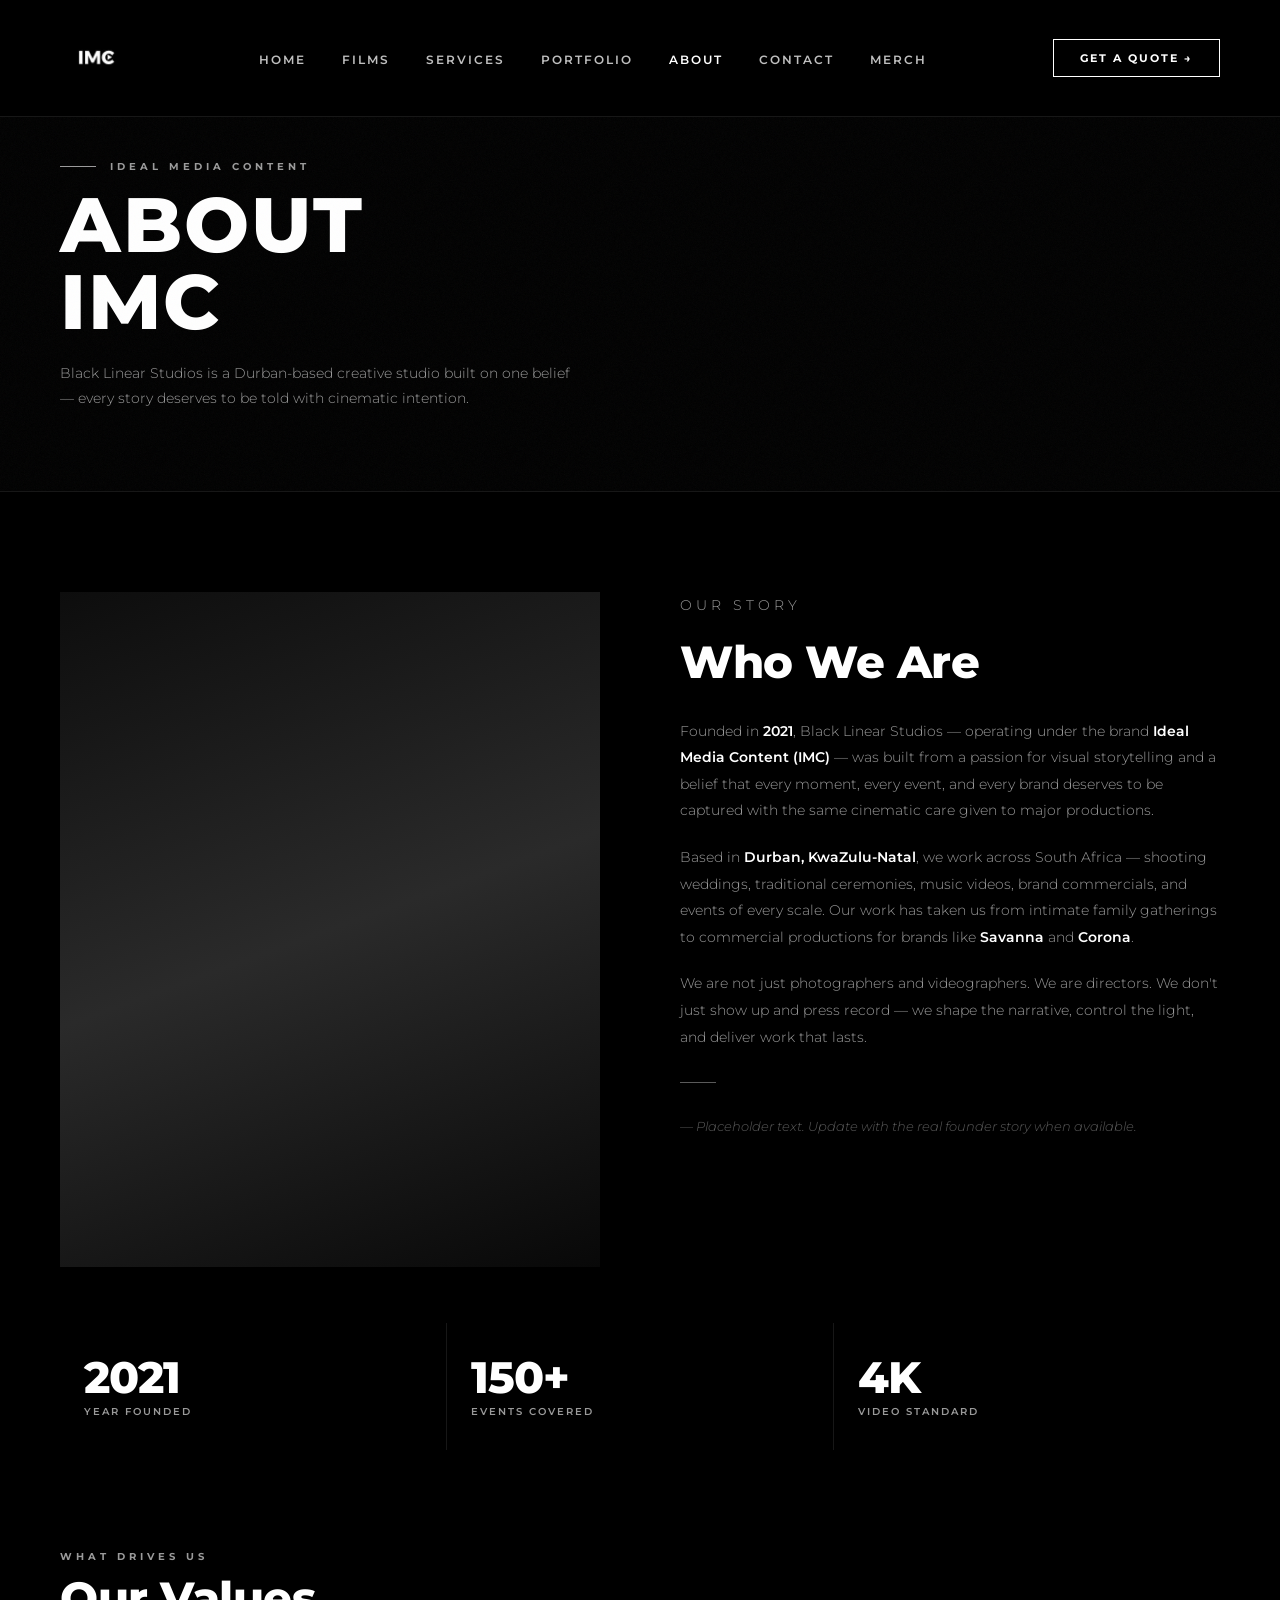
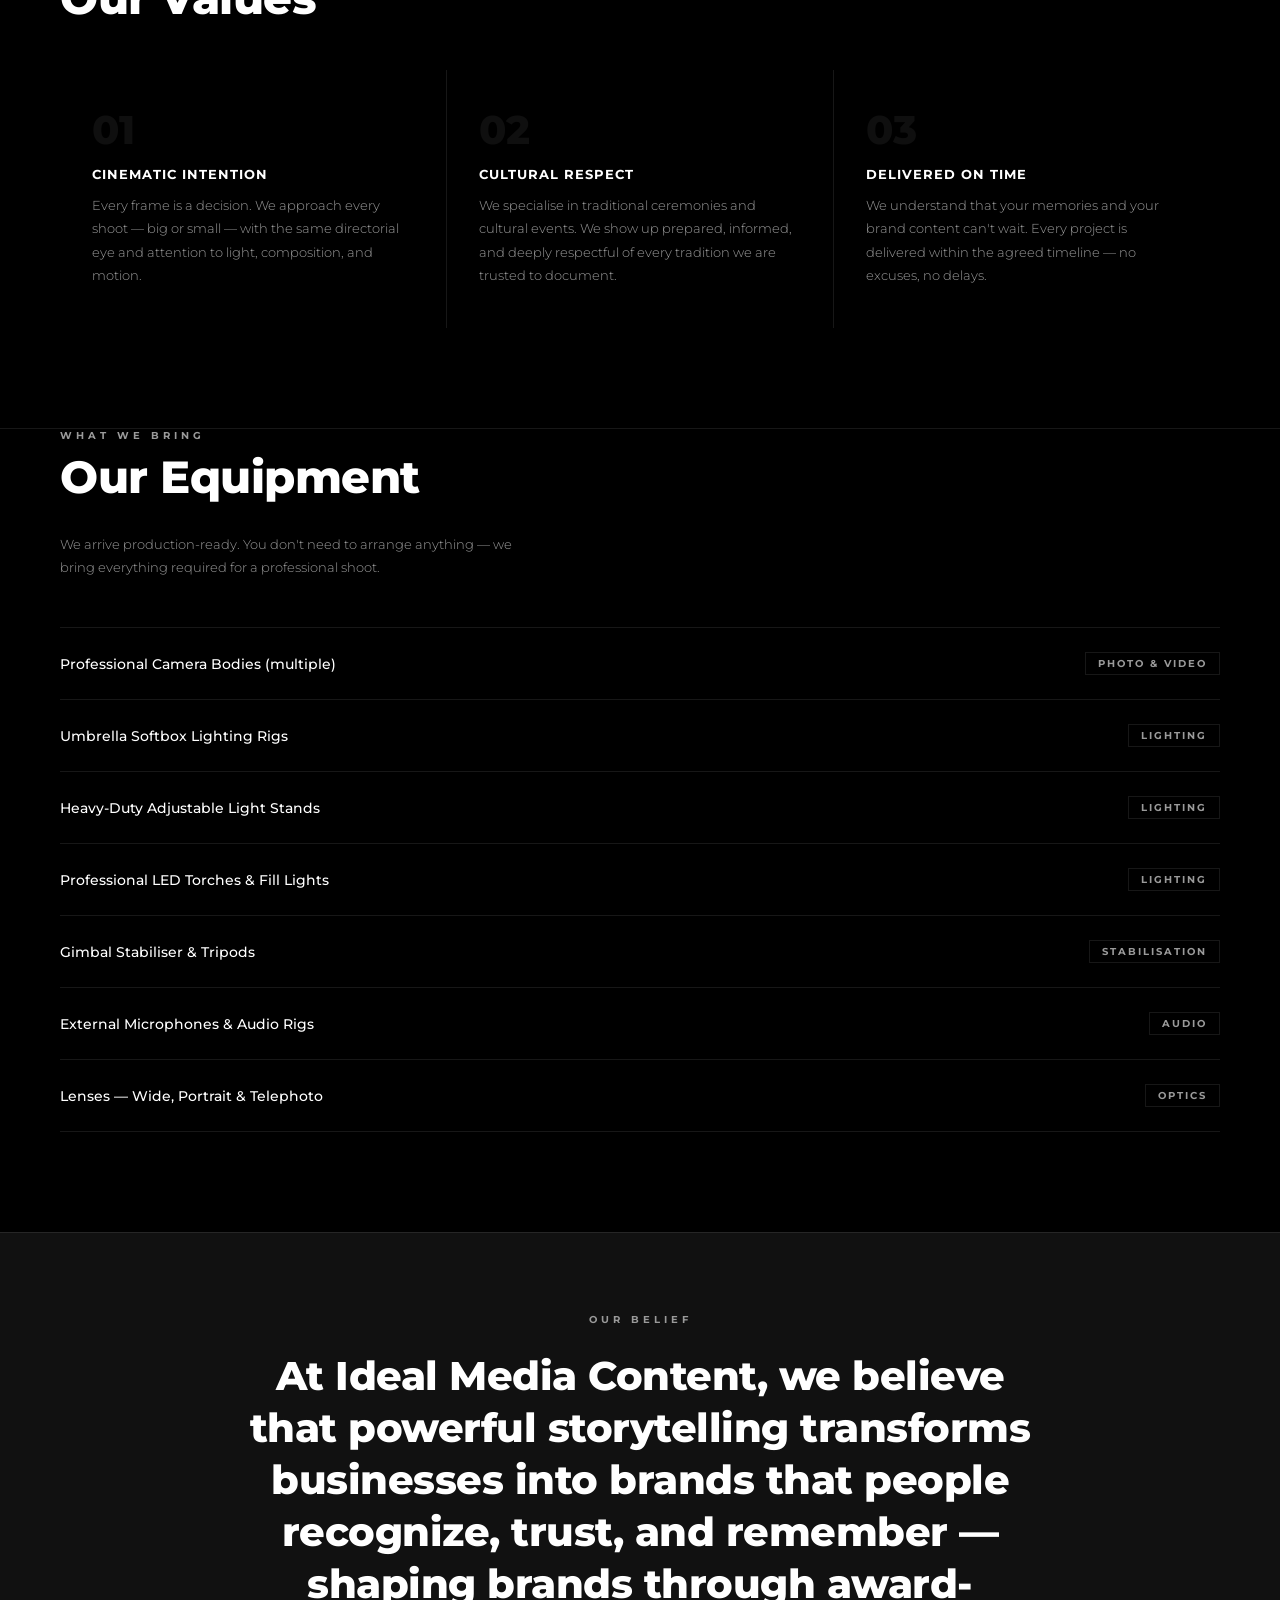
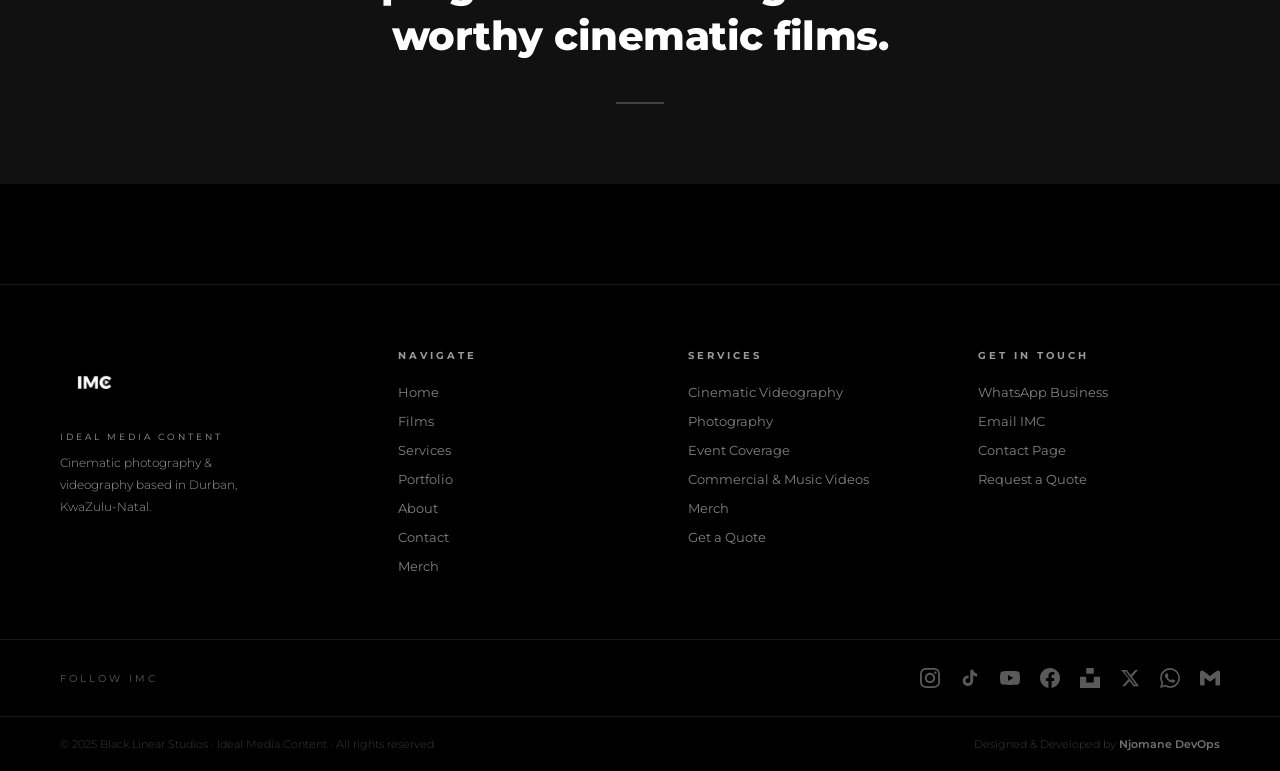
<file: about.html>
<!DOCTYPE html>
<html lang="en">
<head>
  <meta charset="UTF-8"/><meta name="viewport" content="width=device-width, initial-scale=1.0"/>
  <title>About IMC | Black Linear Studios — Durban Photography & Videography</title>

  <!-- ═══ SEO: Core Meta ═══ -->
  <meta name="description" content="Founded in 2021, Black Linear Studios (IMC) is a Durban-based creative studio specialising in cinematic wedding photography, videography, music videos and commercial content across South Africa."/>
  <meta name="keywords" content="about black linear studios, ideal media content durban, IMC photography studio, durban videography studio, KZN photographer about"/>
  <meta name="author" content="Black Linear Studios — Ideal Media Content"/>
  <meta name="robots" content="index, follow, max-snippet:-1, max-image-preview:large, max-video-preview:-1"/>
  <meta name="theme-color" content="#000000"/>
  <meta name="msapplication-TileColor" content="#000000"/>
  <link rel="canonical" href="https://idealmediacontent.netlify.app/pages/about.html"/>

  <!-- ═══ SEO: Open Graph (WhatsApp, Facebook, LinkedIn previews) ═══ -->
  <meta property="og:type" content="website"/>
  <meta property="og:site_name" content="IMC — Ideal Media Content"/>
  <meta property="og:title" content="About IMC | Black Linear Studios — Durban Photography & Videography"/>
  <meta property="og:description" content="Founded in 2021, Black Linear Studios (IMC) is a Durban-based creative studio specialising in cinematic wedding photography, videography, music videos and commercial content across South Africa."/>
  <meta property="og:url" content="https://idealmediacontent.netlify.app/pages/about.html"/>
  <meta property="og:image" content="https://idealmediacontent.netlify.app/assets/images/seo-preview.jpg"/>
  <meta property="og:image:width" content="1200"/>
  <meta property="og:image:height" content="630"/>
  <meta property="og:image:alt" content="IMC — Ideal Media Content | Black Linear Studios"/>
  <meta property="og:locale" content="en_ZA"/>

  <!-- ═══ SEO: Twitter / X Card ═══ -->
  <meta name="twitter:card" content="summary_large_image"/>
  <meta name="twitter:title" content="About IMC | Black Linear Studios — Durban Photography & Videography"/>
  <meta name="twitter:description" content="Founded in 2021, Black Linear Studios (IMC) is a Durban-based creative studio specialising in cinematic wedding photography, videography, music videos and commercial content across South Africa."/>
  <meta name="twitter:image" content="https://idealmediacontent.netlify.app/assets/images/seo-preview.jpg"/>
  <meta name="twitter:image:alt" content="IMC — Ideal Media Content | Black Linear Studios"/>

  <!-- ═══ SEO: Mobile & PWA ═══ -->
  <meta name="apple-mobile-web-app-capable" content="yes"/>
  <meta name="apple-mobile-web-app-status-bar-style" content="black"/>
  <meta name="apple-mobile-web-app-title" content="IMC"/>
  <meta name="format-detection" content="telephone=yes"/>
  <meta name="geo.region" content="ZA-KZN"/>
  <meta name="geo.placename" content="Durban, KwaZulu-Natal"/>
  <meta name="geo.position" content="-29.8587;31.0218"/>
  <meta name="ICBM" content="-29.8587, 31.0218"/>

  <link href="https://fonts.googleapis.com/css2?family=Montserrat:ital,wght@0,300;0,400;0,500;0,600;0,700;0,800;0,900;1,300&display=swap" rel="stylesheet"/>
  <style>
    :root{--black:#000;--white:#fff;--grey:#9a9a9a;--grey-2:#5a5a5a;--grey-dk:#111;--border:rgba(255,255,255,0.09);--font:"Montserrat",sans-serif;}
    *,*::before,*::after{margin:0;padding:0;box-sizing:border-box;}html{scroll-behavior:smooth;}
    body{background:var(--black);color:var(--white);font-family:var(--font);overflow-x:hidden;}
    img{display:block;max-width:100%;}a{text-decoration:none;color:inherit;}ul{list-style:none;}
    .navbar{position:fixed;top:0;left:0;right:0;z-index:200;display:flex;align-items:center;justify-content:space-between;padding:22px 60px;background:rgba(0,0,0,.95);border-bottom:1px solid var(--border);backdrop-filter:blur(8px);}
    .nav-logo img{height:72px;width:auto;}.nav-links{display:flex;gap:36px;}
    .nav-links a{font-size:12px;font-weight:600;letter-spacing:2px;text-transform:uppercase;color:rgba(255,255,255,.75);transition:color .2s;}
    .nav-links a:hover,.nav-links a.active{color:var(--white);}
    .nav-cta{font-size:11px;font-weight:700;letter-spacing:2px;text-transform:uppercase;color:var(--white);border:1.5px solid var(--white);padding:11px 26px;background:transparent;cursor:pointer;transition:all .3s;}
    .nav-cta:hover{background:var(--white);color:var(--black);}
    .nav-toggle{display:none;background:none;border:none;color:var(--white);font-size:24px;cursor:pointer;}
    .page-hero{padding:160px 60px 80px;border-bottom:1px solid var(--border);position:relative;overflow:hidden;}
    .page-hero-grain{position:absolute;inset:0;opacity:.04;pointer-events:none;background-image:url("data:image/svg+xml,%3Csvg viewBox='0 0 512 512' xmlns='http://www.w3.org/2000/svg'%3E%3Cfilter id='g'%3E%3CfeTurbulence type='fractalNoise' baseFrequency='.85' numOctaves='4' stitchTiles='stitch'/%3E%3C/filter%3E%3Crect width='100%25' height='100%25' filter='url(%23g)'/%3E%3C/svg%3E");background-size:180px;}
    .page-eyebrow{font-size:10px;font-weight:700;letter-spacing:4px;text-transform:uppercase;color:var(--grey);margin-bottom:14px;display:flex;align-items:center;gap:14px;}
    .page-eyebrow::before{content:"";width:36px;height:1px;background:var(--grey);}
    .page-title{font-size:clamp(40px,6vw,80px);font-weight:800;line-height:1.0;letter-spacing:2px;text-transform:uppercase;}
    .page-sub{font-size:14px;font-weight:300;color:var(--grey);max-width:520px;line-height:1.8;margin-top:20px;}
    .section{padding:100px 60px;}
    .section-eyebrow{font-size:10px;font-weight:700;letter-spacing:4px;text-transform:uppercase;color:var(--grey);margin-bottom:12px;}
    .section-title{font-size:clamp(28px,3.5vw,46px);font-weight:800;line-height:1.05;letter-spacing:-0.5px;margin-bottom:32px;}

    /* ABOUT SPECIFIC */
    .about-grid{display:grid;grid-template-columns:1fr 1fr;gap:80px;align-items:start;}
    .about-ph{width:100%;aspect-ratio:4/5;background:linear-gradient(160deg,#0d0d0d,#2a2a2a,#080808);}
    .about-body p{font-size:14px;font-weight:300;color:var(--grey);line-height:1.9;margin-bottom:20px;}
    .about-body p strong{color:var(--white);font-weight:600;}
    .about-divider{width:36px;height:1px;background:var(--grey-2);margin:32px 0;}

    /* STATS */
    .about-stats{display:grid;grid-template-columns:repeat(3,1fr);gap:1px;background:var(--border);margin-top:56px;}
    .about-stat{background:var(--black);padding:32px 24px;}
    .about-stat-num{font-size:44px;font-weight:800;line-height:1;letter-spacing:-1px;}
    .about-stat-label{font-size:10px;font-weight:600;letter-spacing:2px;text-transform:uppercase;color:var(--grey);margin-top:6px;}

    /* VALUES */
    .values-grid{display:grid;grid-template-columns:repeat(3,1fr);gap:1px;background:var(--border);margin-top:48px;}
    .value-card{background:var(--black);padding:40px 32px;}
    .value-num{font-size:40px;font-weight:800;color:rgba(255,255,255,.06);line-height:1;margin-bottom:16px;}
    .value-title{font-size:13px;font-weight:700;letter-spacing:1px;text-transform:uppercase;margin-bottom:12px;}
    .value-desc{font-size:13px;font-weight:300;color:var(--grey);line-height:1.8;}

    /* GEAR */
    .gear-list{margin-top:48px;border-top:1px solid var(--border);}
    .gear-row{display:flex;align-items:center;justify-content:space-between;padding:24px 0;border-bottom:1px solid var(--border);}
    .gear-row-name{font-size:14px;font-weight:500;}
    .gear-row-type{font-size:10px;font-weight:700;letter-spacing:2px;text-transform:uppercase;color:var(--grey);border:1px solid var(--border);padding:4px 12px;}

    /* FOOTER */
    footer{margin-top:100px;border-top:1px solid var(--border);}
    .footer-main{display:grid;grid-template-columns:1.2fr 1fr 1fr 1fr;gap:48px;padding:64px 60px;}
    .footer-logo{height:68px;margin-bottom:14px;}
    .footer-imc-label{font-size:9px;letter-spacing:3px;text-transform:uppercase;color:var(--grey);margin-bottom:10px;}
    .footer-tagline{font-size:12px;font-weight:300;color:var(--grey);line-height:1.8;max-width:220px;}
    .footer-col-title{font-size:10px;font-weight:700;letter-spacing:3px;text-transform:uppercase;color:var(--grey);margin-bottom:20px;}
    .footer-col ul{display:flex;flex-direction:column;gap:10px;}
    .footer-col ul a{font-size:13px;font-weight:400;color:rgba(255,255,255,.5);transition:color .2s;}
    .footer-col ul a:hover{color:var(--white);}
    .footer-socials-row{padding:28px 60px;border-top:1px solid var(--border);display:flex;align-items:center;justify-content:space-between;flex-wrap:wrap;gap:16px;}
    .socials-label{font-size:10px;letter-spacing:3px;text-transform:uppercase;color:var(--grey-2);}
    .socials-icons{display:flex;gap:20px;align-items:center;}
    .socials-icons a{color:var(--grey-2);transition:color .2s;display:flex;align-items:center;}
    .socials-icons a:hover{color:var(--white);}
    .socials-icons svg{width:20px;height:20px;fill:currentColor;}
    .footer-bottom{padding:20px 60px;border-top:1px solid var(--border);display:flex;align-items:center;justify-content:space-between;flex-wrap:wrap;gap:12px;}
    .footer-copy{font-size:11px;color:rgba(255,255,255,.22);font-weight:300;}
    .footer-dev{font-size:11px;color:rgba(255,255,255,.22);font-weight:300;}
    .footer-dev a{color:rgba(255,255,255,.45);font-weight:600;transition:color .2s;}
    .footer-dev a:hover{color:var(--white);}

    @media(max-width:1024px){.about-grid{grid-template-columns:1fr;}.values-grid{grid-template-columns:1fr 1fr;}.footer-main{grid-template-columns:1fr 1fr;}}
    @media(max-width:768px){.navbar{padding:18px 24px;}.nav-links,.nav-cta{display:none;}.nav-toggle{display:block;}.page-hero{padding:120px 24px 60px;}.section{padding:60px 24px;}.about-stats{grid-template-columns:1fr 1fr;}.values-grid{grid-template-columns:1fr;}.footer-main{grid-template-columns:1fr;padding:48px 24px;}.footer-socials-row,.footer-bottom{padding:24px;}}
  </style>
</head>
<body>

<nav class="navbar">
  <div class="nav-logo"><img src="[data-uri]" alt="IMC"/></div>
  <ul class="nav-links">
    <li><a href="../index.html">Home</a></li><li><a href="films.html">Films</a></li>
    <li><a href="services.html">Services</a></li><li><a href="portfolio.html">Portfolio</a></li>
    <li><a href="about.html" class="active">About</a></li><li><a href="contact.html">Contact</a></li>
    <li><a href="merch.html">Merch</a></li>
  </ul>
  <a href="services.html#quote" class="nav-cta">GET A QUOTE →</a>
  <button class="nav-toggle">&#9776;</button>
</nav>

<section class="page-hero">
  <div class="page-hero-grain"></div>
  <p class="page-eyebrow">IDEAL MEDIA CONTENT</p>
  <h1 class="page-title">About<br/>IMC</h1>
  <p class="page-sub">Black Linear Studios is a Durban-based creative studio built on one belief — every story deserves to be told with cinematic intention.</p>
</section>

<!-- ABOUT STORY -->
<section class="section">
  <div class="about-grid">
    <div class="about-ph"></div>
    <div class="about-body">
      <p class="section-eyebrow">OUR STORY</p>
      <h2 class="section-title">Who We Are</h2>
      <p>Founded in <strong>2021</strong>, Black Linear Studios — operating under the brand <strong>Ideal Media Content (IMC)</strong> — was built from a passion for visual storytelling and a belief that every moment, every event, and every brand deserves to be captured with the same cinematic care given to major productions.</p>
      <p>Based in <strong>Durban, KwaZulu-Natal</strong>, we work across South Africa — shooting weddings, traditional ceremonies, music videos, brand commercials, and events of every scale. Our work has taken us from intimate family gatherings to commercial productions for brands like <strong>Savanna</strong> and <strong>Corona</strong>.</p>
      <p>We are not just photographers and videographers. We are directors. We don't just show up and press record — we shape the narrative, control the light, and deliver work that lasts.</p>
      <div class="about-divider"></div>
      <p style="font-size:13px;font-weight:300;color:var(--grey-2);line-height:1.8;">
        <em>— Placeholder text. Update with the real founder story when available.</em>
      </p>
    </div>
  </div>

  <!-- Stats -->
  <div class="about-stats">
    <div class="about-stat"><div class="about-stat-num">2021</div><div class="about-stat-label">Year Founded</div></div>
    <div class="about-stat"><div class="about-stat-num">150+</div><div class="about-stat-label">Events Covered</div></div>
    <div class="about-stat"><div class="about-stat-num">4K</div><div class="about-stat-label">Video Standard</div></div>
  </div>
</section>

<!-- VALUES -->
<section class="section" style="padding-top:0;">
  <p class="section-eyebrow">WHAT DRIVES US</p>
  <h2 class="section-title">Our Values</h2>
  <div class="values-grid">
    <div class="value-card">
      <div class="value-num">01</div>
      <p class="value-title">Cinematic Intention</p>
      <p class="value-desc">Every frame is a decision. We approach every shoot — big or small — with the same directorial eye and attention to light, composition, and motion.</p>
    </div>
    <div class="value-card">
      <div class="value-num">02</div>
      <p class="value-title">Cultural Respect</p>
      <p class="value-desc">We specialise in traditional ceremonies and cultural events. We show up prepared, informed, and deeply respectful of every tradition we are trusted to document.</p>
    </div>
    <div class="value-card">
      <div class="value-num">03</div>
      <p class="value-title">Delivered On Time</p>
      <p class="value-desc">We understand that your memories and your brand content can't wait. Every project is delivered within the agreed timeline — no excuses, no delays.</p>
    </div>
  </div>
</section>

<!-- GEAR -->
<section class="section" style="padding-top:0;border-top:1px solid var(--border);">
  <p class="section-eyebrow">WHAT WE BRING</p>
  <h2 class="section-title">Our Equipment</h2>
  <p style="font-size:13px;font-weight:300;color:var(--grey);max-width:480px;line-height:1.8;margin-top:12px;margin-bottom:0;">We arrive production-ready. You don't need to arrange anything — we bring everything required for a professional shoot.</p>
  <div class="gear-list">
    <div class="gear-row"><span class="gear-row-name">Professional Camera Bodies (multiple)</span><span class="gear-row-type">Photo & Video</span></div>
    <div class="gear-row"><span class="gear-row-name">Umbrella Softbox Lighting Rigs</span><span class="gear-row-type">Lighting</span></div>
    <div class="gear-row"><span class="gear-row-name">Heavy-Duty Adjustable Light Stands</span><span class="gear-row-type">Lighting</span></div>
    <div class="gear-row"><span class="gear-row-name">Professional LED Torches & Fill Lights</span><span class="gear-row-type">Lighting</span></div>
    <div class="gear-row"><span class="gear-row-name">Gimbal Stabiliser & Tripods</span><span class="gear-row-type">Stabilisation</span></div>
    <div class="gear-row"><span class="gear-row-name">External Microphones & Audio Rigs</span><span class="gear-row-type">Audio</span></div>
    <div class="gear-row"><span class="gear-row-name">Lenses — Wide, Portrait & Telephoto</span><span class="gear-row-type">Optics</span></div>
  </div>
</section>

<!-- CLOSING STATEMENT -->
<section style="padding:80px 60px;background:var(--grey-dk);border-top:1px solid var(--border);">
  <div style="max-width:800px;margin:0 auto;text-align:center;">
    <p style="font-size:10px;font-weight:700;letter-spacing:4px;text-transform:uppercase;color:var(--grey);margin-bottom:24px;">OUR BELIEF</p>
    <h2 style="font-size:clamp(22px,3.5vw,40px);font-weight:800;line-height:1.3;letter-spacing:-0.5px;color:var(--white);">
      At Ideal Media Content, we believe that powerful storytelling transforms businesses into brands that people recognize, trust, and remember — shaping brands through award-worthy cinematic films.
    </h2>
    <div style="width:48px;height:2px;background:rgba(255,255,255,.2);margin:40px auto 0;"></div>
  </div>
</section>

<footer>
  <div class="footer-main">
    <div><img src="[data-uri]" alt="IMC Logo" class="footer-logo"/><p class="footer-imc-label">IDEAL MEDIA CONTENT</p><p class="footer-tagline">Cinematic photography &amp; videography based in Durban, KwaZulu-Natal.</p></div>
    <div class="footer-col"><p class="footer-col-title">Navigate</p><ul><li><a href="../index.html">Home</a></li><li><a href="films.html">Films</a></li><li><a href="services.html">Services</a></li><li><a href="portfolio.html">Portfolio</a></li><li><a href="about.html">About</a></li><li><a href="contact.html">Contact</a></li>
    <li><a href="merch.html">Merch</a></li></ul></div>
    <div class="footer-col"><p class="footer-col-title">Services</p><ul><li><a href="services.html">Cinematic Videography</a></li><li><a href="services.html">Photography</a></li><li><a href="services.html">Event Coverage</a></li><li><a href="services.html">Commercial &amp; Music Videos</a></li><li><a href="merch.html">Merch</a></li><li><a href="services.html#quote">Get a Quote</a></li></ul></div>
    <div class="footer-col"><p class="footer-col-title">Get In Touch</p><ul><li><a href="https://wa.me/27719603638" target="_blank">WhatsApp Business</a></li><li><a href="mailto:idealmediacontent@gmail.com">Email IMC</a></li><li><a href="contact.html">Contact Page</a></li><li><a href="services.html#quote">Request a Quote</a></li></ul></div>
  </div>
  <div class="footer-socials-row">
    <span class="socials-label">Follow IMC</span>
    <div class="socials-icons">
      <a href="https://www.instagram.com/idealmediacontent" title="Instagram" target="_blank"><svg viewBox="0 0 24 24"><path d="M12 2.163c3.204 0 3.584.012 4.85.07 3.252.148 4.771 1.691 4.919 4.919.058 1.265.069 1.645.069 4.849 0 3.205-.012 3.584-.069 4.849-.149 3.225-1.664 4.771-4.919 4.919-1.266.058-1.644.07-4.85.07-3.204 0-3.584-.012-4.849-.07-3.26-.149-4.771-1.699-4.919-4.92-.058-1.265-.07-1.644-.07-4.849 0-3.204.013-3.583.07-4.849.149-3.227 1.664-4.771 4.919-4.919 1.266-.057 1.645-.069 4.849-.069zm0-2.163c-3.259 0-3.667.014-4.947.072-4.358.2-6.78 2.618-6.98 6.98-.059 1.281-.073 1.689-.073 4.948 0 3.259.014 3.668.072 4.948.2 4.358 2.618 6.78 6.98 6.98 1.281.058 1.689.072 4.948.072 3.259 0 3.668-.014 4.948-.072 4.354-.2 6.782-2.618 6.979-6.98.059-1.28.073-1.689.073-4.948 0-3.259-.014-3.667-.072-4.947-.196-4.354-2.617-6.78-6.979-6.98-1.281-.059-1.69-.073-4.949-.073zm0 5.838c-3.403 0-6.162 2.759-6.162 6.162s2.759 6.163 6.162 6.163 6.162-2.759 6.162-6.163c0-3.403-2.759-6.162-6.162-6.162zm0 10.162c-2.209 0-4-1.79-4-4 0-2.209 1.791-4 4-4s4 1.791 4 4c0 2.21-1.791 4-4 4zm6.406-11.845c-.796 0-1.441.645-1.441 1.44s.645 1.44 1.441 1.44c.795 0 1.439-.645 1.439-1.44s-.644-1.44-1.439-1.44z"/></svg></a>
      <a href="https://www.tiktok.com/@idealmediacontent" title="TikTok" target="_blank"><svg viewBox="0 0 24 24"><path d="M19.59 6.69a4.83 4.83 0 01-3.77-4.25V2h-3.45v13.67a2.89 2.89 0 01-2.88 2.5 2.89 2.89 0 01-2.89-2.89 2.89 2.89 0 012.89-2.89c.28 0 .54.04.79.1V9.01a6.33 6.33 0 00-.79-.05 6.34 6.34 0 00-6.34 6.34 6.34 6.34 0 006.34 6.34 6.34 6.34 0 006.33-6.34V8.69a8.17 8.17 0 004.78 1.52V6.79a4.85 4.85 0 01-1.01-.1z"/></svg></a>
      <a href="https://www.youtube.com/@idealmediacontent" title="YouTube" target="_blank"><svg viewBox="0 0 24 24"><path d="M23.495 6.205a3.007 3.007 0 00-2.088-2.088c-1.87-.501-9.396-.501-9.396-.501s-7.507-.01-9.396.501A3.007 3.007 0 00.527 6.205a31.247 31.247 0 00-.522 5.805 31.247 31.247 0 00.522 5.783 3.007 3.007 0 002.088 2.088c1.868.502 9.396.502 9.396.502s7.506 0 9.396-.502a3.007 3.007 0 002.088-2.088 31.247 31.247 0 00.5-5.783 31.247 31.247 0 00-.5-5.805zM9.609 15.601V8.408l6.264 3.602z"/></svg></a>
      <a href="https://www.facebook.com/idealmediacontent" title="Facebook" target="_blank"><svg viewBox="0 0 24 24"><path d="M24 12.073c0-6.627-5.373-12-12-12s-12 5.373-12 12c0 5.99 4.388 10.954 10.125 11.854v-8.385H7.078v-3.47h3.047V9.43c0-3.007 1.792-4.669 4.533-4.669 1.312 0 2.686.235 2.686.235v2.953H15.83c-1.491 0-1.956.925-1.956 1.874v2.25h3.328l-.532 3.47h-2.796v8.385C19.612 23.027 24 18.062 24 12.073z"/></svg></a>
      <a href="https://unsplash.com/idealmediacontent" title="Unsplash" target="_blank"><svg viewBox="0 0 24 24"><path d="M7.5 6.75V0h9v6.75h-9zm9 3.75H24V24H0V10.5h7.5v6.75h9V10.5z"/></svg></a>
      <a href="https://x.com/idealmediacontent" title="X (Twitter)" target="_blank"><svg viewBox="0 0 24 24"><path d="M18.244 2.25h3.308l-7.227 8.26 8.502 11.24H16.17l-4.714-6.231-5.401 6.231H2.744l7.73-8.835L1.254 2.25H8.08l4.713 6.231zm-1.161 17.52h1.833L7.084 4.126H5.117z"/></svg></a>
      <a href="https://wa.me/27719603638" title="WhatsApp" target="_blank"><svg viewBox="0 0 24 24"><path d="M17.472 14.382c-.297-.149-1.758-.867-2.03-.967-.273-.099-.471-.148-.67.15-.197.297-.767.966-.94 1.164-.173.199-.347.223-.644.075-.297-.15-1.255-.463-2.39-1.475-.883-.788-1.48-1.761-1.653-2.059-.173-.297-.018-.458.13-.606.134-.133.298-.347.446-.52.149-.174.198-.298.298-.497.099-.198.05-.371-.025-.52-.075-.149-.669-1.612-.916-2.207-.242-.579-.487-.5-.669-.51-.173-.008-.371-.01-.57-.01-.198 0-.52.074-.792.372-.272.297-1.04 1.016-1.04 2.479 0 1.462 1.065 2.875 1.213 3.074.149.198 2.096 3.2 5.077 4.487.709.306 1.262.489 1.694.625.712.227 1.36.195 1.871.118.571-.085 1.758-.719 2.006-1.413.248-.694.248-1.289.173-1.413-.074-.124-.272-.198-.57-.347m-5.421 7.403h-.004a9.87 9.87 0 01-5.031-1.378l-.361-.214-3.741.982.998-3.648-.235-.374a9.86 9.86 0 01-1.51-5.26c.001-5.45 4.436-9.884 9.888-9.884 2.64 0 5.122 1.03 6.988 2.898a9.825 9.825 0 012.893 6.994c-.003 5.45-4.437 9.884-9.885 9.884m8.413-18.297A11.815 11.815 0 0012.05 0C5.495 0 .16 5.335.157 11.892c0 2.096.547 4.142 1.588 5.945L.057 24l6.305-1.654a11.882 11.882 0 005.683 1.448h.005c6.554 0 11.89-5.335 11.893-11.893a11.821 11.821 0 00-3.48-8.413z"/></svg></a>
      <a href="mailto:idealmediacontent@gmail.com" title="Gmail" target="_blank"><svg viewBox="0 0 24 24"><path d="M24 5.457v13.909c0 .904-.732 1.636-1.636 1.636h-3.819V11.73L12 16.64l-6.545-4.91v9.273H1.636A1.636 1.636 0 010 19.366V5.457c0-2.023 2.309-3.178 3.927-1.964L5.455 4.64 12 9.548l6.545-4.91 1.528-1.145C21.69 2.28 24 3.434 24 5.457z"/></svg></a>
    </div>
  </div>
  <div class="footer-bottom">
    <p class="footer-copy">© 2025 Black Linear Studios · Ideal Media Content · All rights reserved</p>
    <p class="footer-dev">Designed &amp; Developed by <a href="#" target="_blank">Njomane DevOps</a></p>
  </div>
</footer>
<script>
  const toggle=document.querySelector(".nav-toggle"),navLinks=document.querySelector(".nav-links");
  if(toggle&&navLinks){toggle.addEventListener("click",()=>{const open=navLinks.style.display==="flex";navLinks.style.display=open?"none":"flex";navLinks.style.flexDirection="column";navLinks.style.position="fixed";navLinks.style.top="70px";navLinks.style.left="0";navLinks.style.right="0";navLinks.style.background="#000";navLinks.style.padding="32px 24px";navLinks.style.gap="24px";navLinks.style.borderBottom="1px solid rgba(255,255,255,.08)";navLinks.style.zIndex="300";});}
</script>
</body></html>
</file>
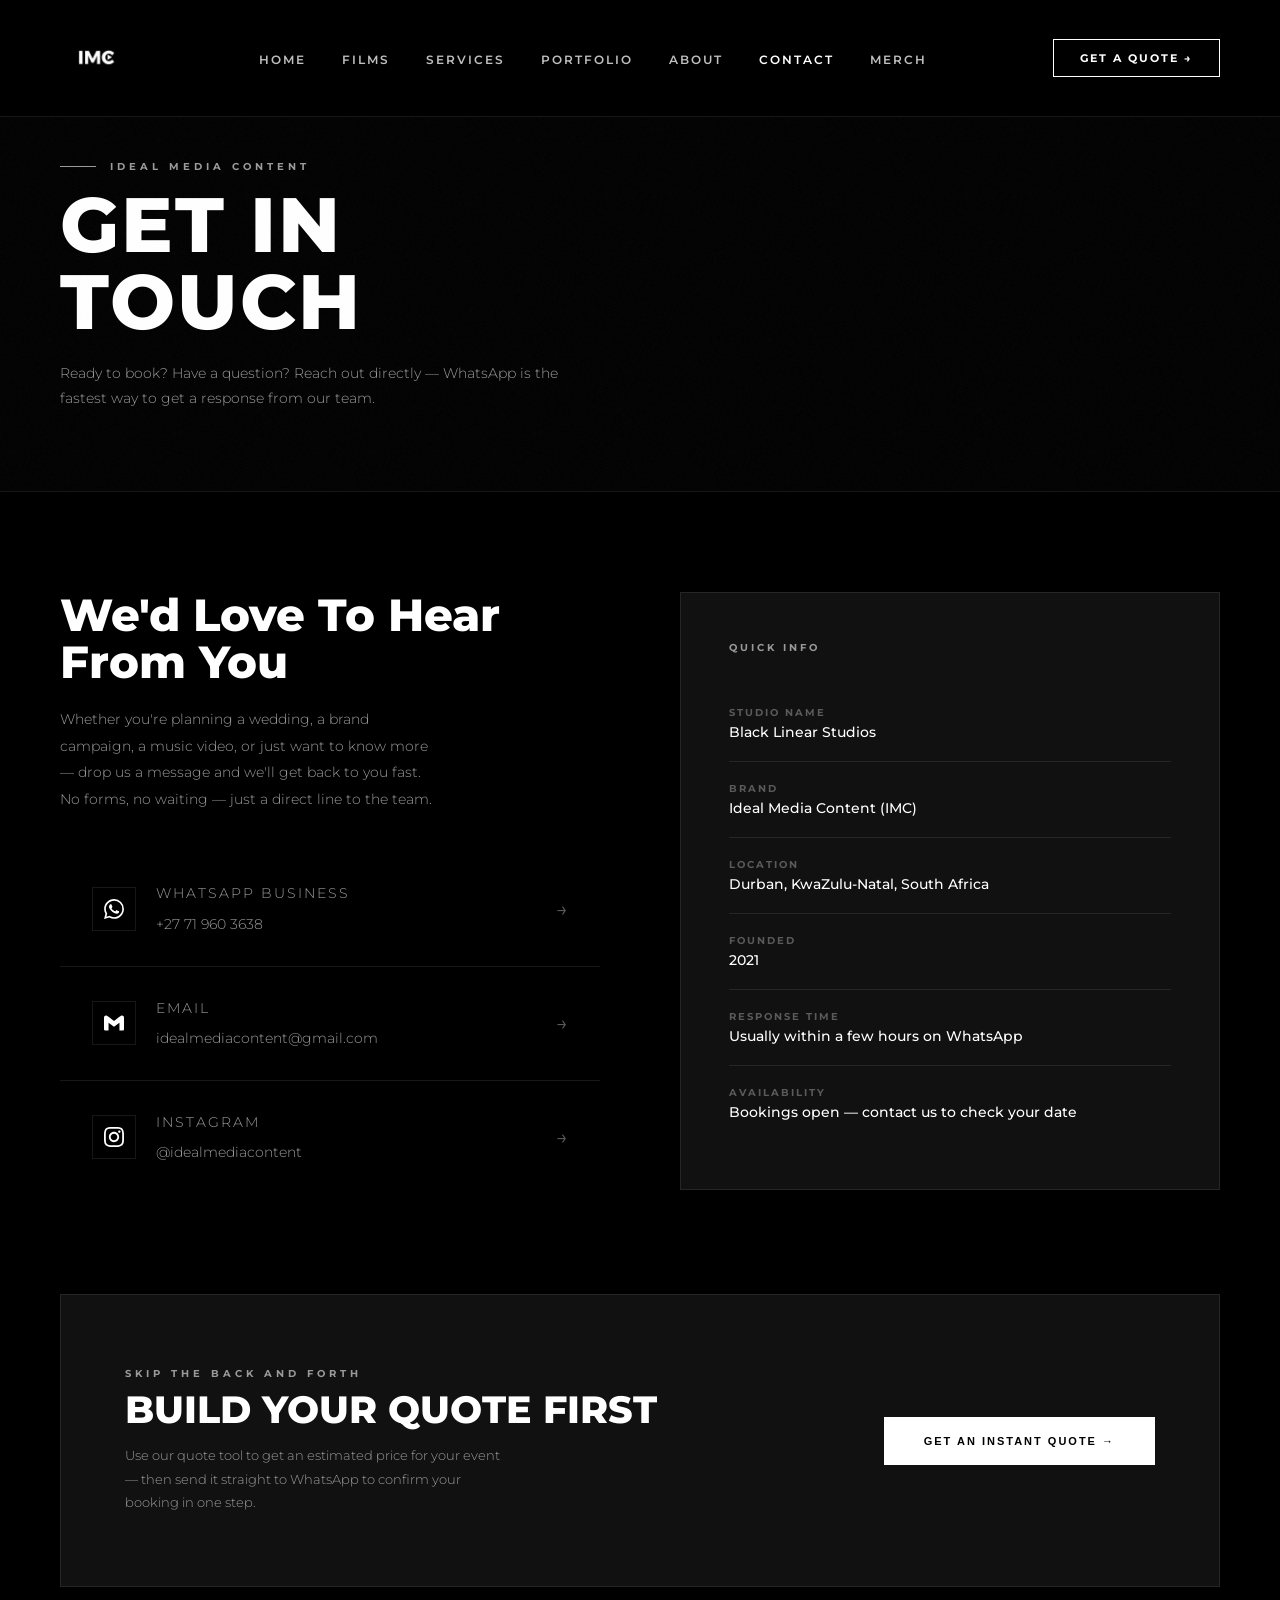
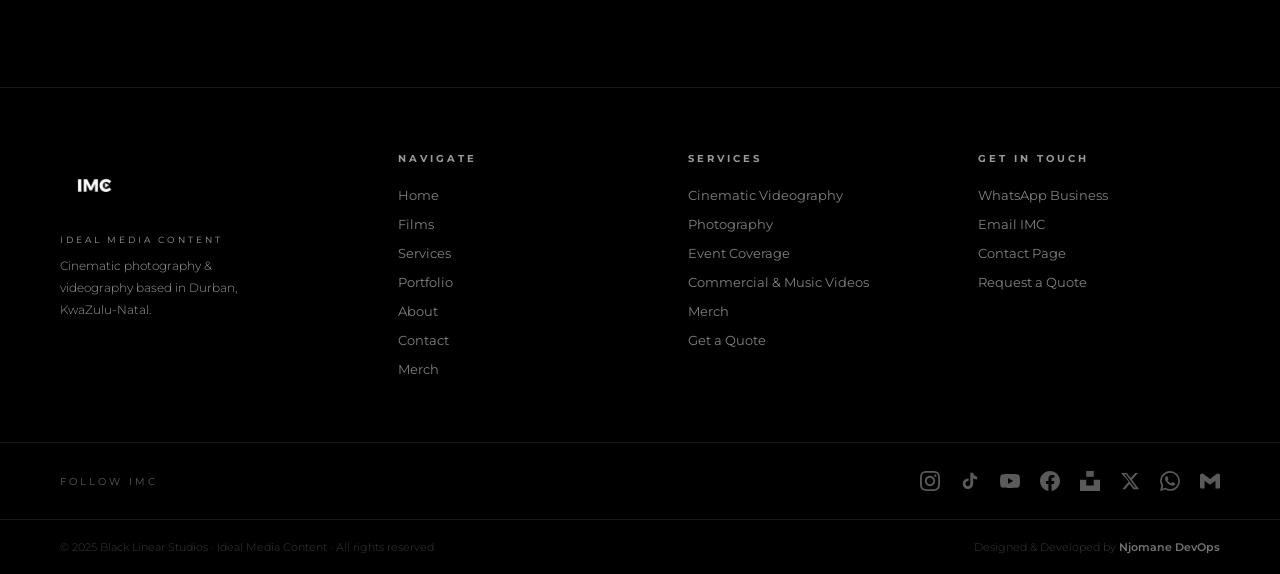
<file: contact.html>
<!DOCTYPE html>
<html lang="en">
<head>
  <meta charset="UTF-8"/><meta name="viewport" content="width=device-width, initial-scale=1.0"/>
  <title>Contact IMC | Book Your Shoot — WhatsApp +27 71 960 3638</title>

  <!-- ═══ SEO: Core Meta ═══ -->
  <meta name="description" content="Contact Black Linear Studios to book your wedding, event, music video or commercial shoot. WhatsApp us at +27 71 960 3638 or email idealmediacontent@gmail.com. Based in Durban, KZN."/>
  <meta name="keywords" content="contact photographer durban, book videographer KZN, wedding photographer booking south africa, IMC contact, black linear studios booking, idealmediacontent whatsapp"/>
  <meta name="author" content="Black Linear Studios — Ideal Media Content"/>
  <meta name="robots" content="index, follow, max-snippet:-1, max-image-preview:large, max-video-preview:-1"/>
  <meta name="theme-color" content="#000000"/>
  <meta name="msapplication-TileColor" content="#000000"/>
  <link rel="canonical" href="https://idealmediacontent.netlify.app/pages/contact.html"/>

  <!-- ═══ SEO: Open Graph (WhatsApp, Facebook, LinkedIn previews) ═══ -->
  <meta property="og:type" content="website"/>
  <meta property="og:site_name" content="IMC — Ideal Media Content"/>
  <meta property="og:title" content="Contact IMC | Book Your Shoot — WhatsApp +27 71 960 3638"/>
  <meta property="og:description" content="Contact Black Linear Studios to book your wedding, event, music video or commercial shoot. WhatsApp us at +27 71 960 3638 or email idealmediacontent@gmail.com. Based in Durban, KZN."/>
  <meta property="og:url" content="https://idealmediacontent.netlify.app/pages/contact.html"/>
  <meta property="og:image" content="https://idealmediacontent.netlify.app/assets/images/seo-preview.jpg"/>
  <meta property="og:image:width" content="1200"/>
  <meta property="og:image:height" content="630"/>
  <meta property="og:image:alt" content="IMC — Ideal Media Content | Black Linear Studios"/>
  <meta property="og:locale" content="en_ZA"/>

  <!-- ═══ SEO: Twitter / X Card ═══ -->
  <meta name="twitter:card" content="summary_large_image"/>
  <meta name="twitter:title" content="Contact IMC | Book Your Shoot — WhatsApp +27 71 960 3638"/>
  <meta name="twitter:description" content="Contact Black Linear Studios to book your wedding, event, music video or commercial shoot. WhatsApp us at +27 71 960 3638 or email idealmediacontent@gmail.com. Based in Durban, KZN."/>
  <meta name="twitter:image" content="https://idealmediacontent.netlify.app/assets/images/seo-preview.jpg"/>
  <meta name="twitter:image:alt" content="IMC — Ideal Media Content | Black Linear Studios"/>

  <!-- ═══ SEO: Mobile & PWA ═══ -->
  <meta name="apple-mobile-web-app-capable" content="yes"/>
  <meta name="apple-mobile-web-app-status-bar-style" content="black"/>
  <meta name="apple-mobile-web-app-title" content="IMC"/>
  <meta name="format-detection" content="telephone=yes"/>
  <meta name="geo.region" content="ZA-KZN"/>
  <meta name="geo.placename" content="Durban, KwaZulu-Natal"/>
  <meta name="geo.position" content="-29.8587;31.0218"/>
  <meta name="ICBM" content="-29.8587, 31.0218"/>

  <script type="application/ld+json">
  {
    "@context": "https://schema.org",
    "@type": "LocalBusiness",
    "name": "Black Linear Studios",
    "alternateName": "Ideal Media Content",
    "description": "Cinematic photography and videography studio based in Durban, KwaZulu-Natal, South Africa.",
    "url": "https://idealmediacontent.netlify.app",
    "logo": "https://idealmediacontent.netlify.app/assets/images/imc-logo.png",
    "image": "https://idealmediacontent.netlify.app/assets/images/seo-preview.jpg",
    "telephone": "+27719603638",
    "email": "idealmediacontent@gmail.com",
    "address": {
      "@type": "PostalAddress",
      "addressLocality": "Durban",
      "addressRegion": "KwaZulu-Natal",
      "addressCountry": "ZA"
    },
    "geo": {
      "@type": "GeoCoordinates",
      "latitude": -29.8587,
      "longitude": 31.0218
    },
    "areaServed": [
      {"@type": "City", "name": "Durban"},
      {"@type": "State", "name": "KwaZulu-Natal"},
      {"@type": "Country", "name": "South Africa"}
    ],
    "priceRange": "R8,000 - R18,000+",
    "openingHours": "Mo-Su 08:00-20:00",
    "sameAs": [
      "https://www.instagram.com/idealmediacontent",
      "https://www.facebook.com/idealmediacontent",
      "https://www.tiktok.com/@idealmediacontent",
      "https://www.youtube.com/@idealmediacontent",
      "https://unsplash.com/@idealmediacontent"
    ],
    "hasOfferCatalog": {
      "@type": "OfferCatalog",
      "name": "Photography & Videography Services",
      "itemListElement": [
        {"@type": "Offer", "itemOffered": {"@type": "Service", "name": "Cinematic Videography"}, "price": "10000", "priceCurrency": "ZAR"},
        {"@type": "Offer", "itemOffered": {"@type": "Service", "name": "Photography"}, "price": "8000", "priceCurrency": "ZAR"},
        {"@type": "Offer", "itemOffered": {"@type": "Service", "name": "Event Coverage"}, "price": "12000", "priceCurrency": "ZAR"},
        {"@type": "Offer", "itemOffered": {"@type": "Service", "name": "Commercial Content & Music Videos"}, "price": "15000", "priceCurrency": "ZAR"}
      ]
    }
  }
  </script>
  <link href="https://fonts.googleapis.com/css2?family=Montserrat:ital,wght@0,300;0,400;0,500;0,600;0,700;0,800;0,900;1,300&display=swap" rel="stylesheet"/>
  <style>
    :root{--black:#000;--white:#fff;--grey:#9a9a9a;--grey-2:#5a5a5a;--grey-dk:#111;--border:rgba(255,255,255,0.09);--font:"Montserrat",sans-serif;}
    *,*::before,*::after{margin:0;padding:0;box-sizing:border-box;}html{scroll-behavior:smooth;}
    body{background:var(--black);color:var(--white);font-family:var(--font);overflow-x:hidden;}
    img{display:block;max-width:100%;}a{text-decoration:none;color:inherit;}ul{list-style:none;}
    .navbar{position:fixed;top:0;left:0;right:0;z-index:200;display:flex;align-items:center;justify-content:space-between;padding:22px 60px;background:rgba(0,0,0,.95);border-bottom:1px solid var(--border);backdrop-filter:blur(8px);}
    .nav-logo img{height:72px;width:auto;}.nav-links{display:flex;gap:36px;}
    .nav-links a{font-size:12px;font-weight:600;letter-spacing:2px;text-transform:uppercase;color:rgba(255,255,255,.75);transition:color .2s;}
    .nav-links a:hover,.nav-links a.active{color:var(--white);}
    .nav-cta{font-size:11px;font-weight:700;letter-spacing:2px;text-transform:uppercase;color:var(--white);border:1.5px solid var(--white);padding:11px 26px;background:transparent;cursor:pointer;transition:all .3s;}
    .nav-cta:hover{background:var(--white);color:var(--black);}
    .nav-toggle{display:none;background:none;border:none;color:var(--white);font-size:24px;cursor:pointer;}
    .page-hero{padding:160px 60px 80px;border-bottom:1px solid var(--border);position:relative;overflow:hidden;}
    .page-hero-grain{position:absolute;inset:0;opacity:.04;pointer-events:none;background-image:url("data:image/svg+xml,%3Csvg viewBox='0 0 512 512' xmlns='http://www.w3.org/2000/svg'%3E%3Cfilter id='g'%3E%3CfeTurbulence type='fractalNoise' baseFrequency='.85' numOctaves='4' stitchTiles='stitch'/%3E%3C/filter%3E%3Crect width='100%25' height='100%25' filter='url(%23g)'/%3E%3C/svg%3E");background-size:180px;}
    .page-eyebrow{font-size:10px;font-weight:700;letter-spacing:4px;text-transform:uppercase;color:var(--grey);margin-bottom:14px;display:flex;align-items:center;gap:14px;}
    .page-eyebrow::before{content:"";width:36px;height:1px;background:var(--grey);}
    .page-title{font-size:clamp(40px,6vw,80px);font-weight:800;line-height:1.0;letter-spacing:2px;text-transform:uppercase;}
    .page-sub{font-size:14px;font-weight:300;color:var(--grey);max-width:520px;line-height:1.8;margin-top:20px;}

    /* CONTACT SPECIFIC */
    .contact-section{padding:100px 60px;}
    .contact-grid{display:grid;grid-template-columns:1fr 1fr;gap:80px;align-items:start;}
    .contact-intro h2{font-size:clamp(28px,3.5vw,46px);font-weight:800;line-height:1.05;margin-bottom:20px;}
    .contact-intro p{font-size:14px;font-weight:300;color:var(--grey);line-height:1.9;max-width:380px;}
    .contact-channels{display:flex;flex-direction:column;gap:1px;background:var(--border);margin-top:40px;}
    .channel{background:var(--black);padding:28px 32px;display:flex;align-items:center;justify-content:space-between;transition:background .3s;}
    .channel:hover{background:var(--grey-dk);}
    .channel-left{display:flex;align-items:center;gap:20px;}
    .channel-icon{width:44px;height:44px;border:1px solid var(--border);display:flex;align-items:center;justify-content:center;flex-shrink:0;}
    .channel-icon svg{width:20px;height:20px;fill:var(--white);}
    .channel-label{font-size:10px;font-weight:700;letter-spacing:2px;text-transform:uppercase;color:var(--grey);margin-bottom:4px;}
    .channel-value{font-size:14px;font-weight:600;}
    .channel-arrow{color:var(--grey-2);font-size:20px;transition:color .2s;}
    .channel:hover .channel-arrow{color:var(--white);}

    /* INFO PANEL */
    .info-panel{background:var(--grey-dk);border:1px solid var(--border);padding:48px;}
    .info-eyebrow{font-size:10px;font-weight:700;letter-spacing:3px;text-transform:uppercase;color:var(--grey);margin-bottom:32px;}
    .info-row{padding:20px 0;border-bottom:1px solid var(--border);display:flex;flex-direction:column;gap:4px;}
    .info-row:last-child{border-bottom:none;}
    .info-row-label{font-size:10px;font-weight:700;letter-spacing:2px;text-transform:uppercase;color:var(--grey-2);}
    .info-row-val{font-size:14px;font-weight:500;}

    /* CTA BAND */
    .cta-band{margin:0 60px;border:1px solid var(--border);padding:72px 64px;display:flex;align-items:center;justify-content:space-between;gap:48px;background:var(--grey-dk);}
    .cta-title{font-size:clamp(24px,3vw,42px);font-weight:800;line-height:1.05;margin:10px 0 14px;text-transform:uppercase;}
    .cta-sub{font-size:13px;font-weight:300;color:var(--grey);line-height:1.8;max-width:380px;}
    .btn-wa-big{font-size:11px;font-weight:700;letter-spacing:2px;text-transform:uppercase;background:var(--white);color:var(--black);border:none;padding:18px 40px;cursor:pointer;transition:opacity .3s;white-space:nowrap;flex-shrink:0;}
    .btn-wa-big:hover{opacity:.85;}

    footer{margin-top:100px;border-top:1px solid var(--border);}
    .footer-main{display:grid;grid-template-columns:1.2fr 1fr 1fr 1fr;gap:48px;padding:64px 60px;}
    .footer-logo{height:68px;margin-bottom:14px;}
    .footer-imc-label{font-size:9px;letter-spacing:3px;text-transform:uppercase;color:var(--grey);margin-bottom:10px;}
    .footer-tagline{font-size:12px;font-weight:300;color:var(--grey);line-height:1.8;max-width:220px;}
    .footer-col-title{font-size:10px;font-weight:700;letter-spacing:3px;text-transform:uppercase;color:var(--grey);margin-bottom:20px;}
    .footer-col ul{display:flex;flex-direction:column;gap:10px;}
    .footer-col ul a{font-size:13px;font-weight:400;color:rgba(255,255,255,.5);transition:color .2s;}
    .footer-col ul a:hover{color:var(--white);}
    .footer-socials-row{padding:28px 60px;border-top:1px solid var(--border);display:flex;align-items:center;justify-content:space-between;flex-wrap:wrap;gap:16px;}
    .socials-label{font-size:10px;letter-spacing:3px;text-transform:uppercase;color:var(--grey-2);}
    .socials-icons{display:flex;gap:20px;align-items:center;}
    .socials-icons a{color:var(--grey-2);transition:color .2s;display:flex;align-items:center;}
    .socials-icons a:hover{color:var(--white);}
    .socials-icons svg{width:20px;height:20px;fill:currentColor;}
    .footer-bottom{padding:20px 60px;border-top:1px solid var(--border);display:flex;align-items:center;justify-content:space-between;flex-wrap:wrap;gap:12px;}
    .footer-copy{font-size:11px;color:rgba(255,255,255,.22);font-weight:300;}
    .footer-dev{font-size:11px;color:rgba(255,255,255,.22);font-weight:300;}
    .footer-dev a{color:rgba(255,255,255,.45);font-weight:600;transition:color .2s;}
    .footer-dev a:hover{color:var(--white);}

    @media(max-width:1024px){.contact-grid{grid-template-columns:1fr;}.cta-band{flex-direction:column;margin:0 24px;padding:48px 32px;}.footer-main{grid-template-columns:1fr 1fr;}}
    @media(max-width:768px){.navbar{padding:18px 24px;}.nav-links,.nav-cta{display:none;}.nav-toggle{display:block;}.page-hero{padding:120px 24px 60px;}.contact-section{padding:60px 24px;}.footer-main{grid-template-columns:1fr;padding:48px 24px;}.footer-socials-row,.footer-bottom{padding:24px;}}
  </style>
</head>
<body>

<nav class="navbar">
  <div class="nav-logo"><img src="[data-uri]" alt="IMC"/></div>
  <ul class="nav-links">
    <li><a href="../index.html">Home</a></li><li><a href="films.html">Films</a></li>
    <li><a href="services.html">Services</a></li><li><a href="portfolio.html">Portfolio</a></li>
    <li><a href="about.html">About</a></li><li><a href="contact.html" class="active">Contact</a></li>
    <li><a href="merch.html">Merch</a></li>
  </ul>
  <a href="services.html#quote" class="nav-cta">GET A QUOTE →</a>
  <button class="nav-toggle">&#9776;</button>
</nav>

<section class="page-hero">
  <div class="page-hero-grain"></div>
  <p class="page-eyebrow">IDEAL MEDIA CONTENT</p>
  <h1 class="page-title">Get In<br/>Touch</h1>
  <p class="page-sub">Ready to book? Have a question? Reach out directly — WhatsApp is the fastest way to get a response from our team.</p>
</section>

<section class="contact-section">
  <div class="contact-grid">
    <div class="contact-intro">
      <h2>We'd Love To Hear From You</h2>
      <p>Whether you're planning a wedding, a brand campaign, a music video, or just want to know more — drop us a message and we'll get back to you fast. No forms, no waiting — just a direct line to the team.</p>
      <div class="contact-channels">
        <a class="channel" href="https://wa.me/27719603638" target="_blank">
          <div class="channel-left">
            <div class="channel-icon"><svg viewBox="0 0 24 24"><path d="M17.472 14.382c-.297-.149-1.758-.867-2.03-.967-.273-.099-.471-.148-.67.15-.197.297-.767.966-.94 1.164-.173.199-.347.223-.644.075-.297-.15-1.255-.463-2.39-1.475-.883-.788-1.48-1.761-1.653-2.059-.173-.297-.018-.458.13-.606.134-.133.298-.347.446-.52.149-.174.198-.298.298-.497.099-.198.05-.371-.025-.52-.075-.149-.669-1.612-.916-2.207-.242-.579-.487-.5-.669-.51-.173-.008-.371-.01-.57-.01-.198 0-.52.074-.792.372-.272.297-1.04 1.016-1.04 2.479 0 1.462 1.065 2.875 1.213 3.074.149.198 2.096 3.2 5.077 4.487.709.306 1.262.489 1.694.625.712.227 1.36.195 1.871.118.571-.085 1.758-.719 2.006-1.413.248-.694.248-1.289.173-1.413-.074-.124-.272-.198-.57-.347m-5.421 7.403h-.004a9.87 9.87 0 01-5.031-1.378l-.361-.214-3.741.982.998-3.648-.235-.374a9.86 9.86 0 01-1.51-5.26c.001-5.45 4.436-9.884 9.888-9.884 2.64 0 5.122 1.03 6.988 2.898a9.825 9.825 0 012.893 6.994c-.003 5.45-4.437 9.884-9.885 9.884m8.413-18.297A11.815 11.815 0 0012.05 0C5.495 0 .16 5.335.157 11.892c0 2.096.547 4.142 1.588 5.945L.057 24l6.305-1.654a11.882 11.882 0 005.683 1.448h.005c6.554 0 11.89-5.335 11.893-11.893a11.821 11.821 0 00-3.48-8.413z"/></svg></div>
            <div><p class="channel-label">WhatsApp Business</p><p class="channel-value">+27 71 960 3638</p></div>
          </div>
          <span class="channel-arrow">→</span>
        </a>
        <a class="channel" href="mailto:idealmediacontent@gmail.com">
          <div class="channel-left">
            <div class="channel-icon"><svg viewBox="0 0 24 24"><path d="M24 5.457v13.909c0 .904-.732 1.636-1.636 1.636h-3.819V11.73L12 16.64l-6.545-4.91v9.273H1.636A1.636 1.636 0 010 19.366V5.457c0-2.023 2.309-3.178 3.927-1.964L5.455 4.64 12 9.548l6.545-4.91 1.528-1.145C21.69 2.28 24 3.434 24 5.457z"/></svg></div>
            <div><p class="channel-label">Email</p><p class="channel-value">idealmediacontent@gmail.com</p></div>
          </div>
          <span class="channel-arrow">→</span>
        </a>
        <a class="channel" href="https://www.instagram.com/idealmediacontent" target="_blank">
          <div class="channel-left">
            <div class="channel-icon"><svg viewBox="0 0 24 24"><path d="M12 2.163c3.204 0 3.584.012 4.85.07 3.252.148 4.771 1.691 4.919 4.919.058 1.265.069 1.645.069 4.849 0 3.205-.012 3.584-.069 4.849-.149 3.225-1.664 4.771-4.919 4.919-1.266.058-1.644.07-4.85.07-3.204 0-3.584-.012-4.849-.07-3.26-.149-4.771-1.699-4.919-4.92-.058-1.265-.07-1.644-.07-4.849 0-3.204.013-3.583.07-4.849.149-3.227 1.664-4.771 4.919-4.919 1.266-.057 1.645-.069 4.849-.069zm0-2.163c-3.259 0-3.667.014-4.947.072-4.358.2-6.78 2.618-6.98 6.98-.059 1.281-.073 1.689-.073 4.948 0 3.259.014 3.668.072 4.948.2 4.358 2.618 6.78 6.98 6.98 1.281.058 1.689.072 4.948.072 3.259 0 3.668-.014 4.948-.072 4.354-.2 6.782-2.618 6.979-6.98.059-1.28.073-1.689.073-4.948 0-3.259-.014-3.667-.072-4.947-.196-4.354-2.617-6.78-6.979-6.98-1.281-.059-1.69-.073-4.949-.073zm0 5.838c-3.403 0-6.162 2.759-6.162 6.162s2.759 6.163 6.162 6.163 6.162-2.759 6.162-6.163c0-3.403-2.759-6.162-6.162-6.162zm0 10.162c-2.209 0-4-1.79-4-4 0-2.209 1.791-4 4-4s4 1.791 4 4c0 2.21-1.791 4-4 4zm6.406-11.845c-.796 0-1.441.645-1.441 1.44s.645 1.44 1.441 1.44c.795 0 1.439-.645 1.439-1.44s-.644-1.44-1.439-1.44z"/></svg></div>
            <div><p class="channel-label">Instagram</p><p class="channel-value">@idealmediacontent</p></div>
          </div>
          <span class="channel-arrow">→</span>
        </a>
      </div>
    </div>

    <div class="info-panel">
      <p class="info-eyebrow">QUICK INFO</p>
      <div class="info-row"><p class="info-row-label">Studio Name</p><p class="info-row-val">Black Linear Studios</p></div>
      <div class="info-row"><p class="info-row-label">Brand</p><p class="info-row-val">Ideal Media Content (IMC)</p></div>
      <div class="info-row"><p class="info-row-label">Location</p><p class="info-row-val">Durban, KwaZulu-Natal, South Africa</p></div>
      <div class="info-row"><p class="info-row-label">Founded</p><p class="info-row-val">2021</p></div>
      <div class="info-row"><p class="info-row-label">Response Time</p><p class="info-row-val">Usually within a few hours on WhatsApp</p></div>
      <div class="info-row"><p class="info-row-label">Availability</p><p class="info-row-val">Bookings open — contact us to check your date</p></div>
    </div>
  </div>
</section>

<div class="cta-band">
  <div>
    <p style="font-size:10px;font-weight:700;letter-spacing:4px;text-transform:uppercase;color:var(--grey);margin-bottom:10px;">SKIP THE BACK AND FORTH</p>
    <h2 class="cta-title">Build Your Quote First</h2>
    <p class="cta-sub">Use our quote tool to get an estimated price for your event — then send it straight to WhatsApp to confirm your booking in one step.</p>
  </div>
  <button class="btn-wa-big" onclick="location.href='services.html#quote'">GET AN INSTANT QUOTE →</button>
</div>

<footer>
  <div class="footer-main">
    <div><img src="[data-uri]" alt="IMC Logo" class="footer-logo"/><p class="footer-imc-label">IDEAL MEDIA CONTENT</p><p class="footer-tagline">Cinematic photography &amp; videography based in Durban, KwaZulu-Natal.</p></div>
    <div class="footer-col"><p class="footer-col-title">Navigate</p><ul><li><a href="../index.html">Home</a></li><li><a href="films.html">Films</a></li><li><a href="services.html">Services</a></li><li><a href="portfolio.html">Portfolio</a></li><li><a href="about.html">About</a></li><li><a href="contact.html">Contact</a></li>
    <li><a href="merch.html">Merch</a></li></ul></div>
    <div class="footer-col"><p class="footer-col-title">Services</p><ul><li><a href="services.html">Cinematic Videography</a></li><li><a href="services.html">Photography</a></li><li><a href="services.html">Event Coverage</a></li><li><a href="services.html">Commercial &amp; Music Videos</a></li><li><a href="merch.html">Merch</a></li><li><a href="services.html#quote">Get a Quote</a></li></ul></div>
    <div class="footer-col"><p class="footer-col-title">Get In Touch</p><ul><li><a href="https://wa.me/27719603638" target="_blank">WhatsApp Business</a></li><li><a href="mailto:idealmediacontent@gmail.com">Email IMC</a></li><li><a href="contact.html">Contact Page</a></li><li><a href="services.html#quote">Request a Quote</a></li></ul></div>
  </div>
  <div class="footer-socials-row">
    <span class="socials-label">Follow IMC</span>
    <div class="socials-icons">
      <a href="https://www.instagram.com/idealmediacontent" title="Instagram" target="_blank"><svg viewBox="0 0 24 24"><path d="M12 2.163c3.204 0 3.584.012 4.85.07 3.252.148 4.771 1.691 4.919 4.919.058 1.265.069 1.645.069 4.849 0 3.205-.012 3.584-.069 4.849-.149 3.225-1.664 4.771-4.919 4.919-1.266.058-1.644.07-4.85.07-3.204 0-3.584-.012-4.849-.07-3.26-.149-4.771-1.699-4.919-4.92-.058-1.265-.07-1.644-.07-4.849 0-3.204.013-3.583.07-4.849.149-3.227 1.664-4.771 4.919-4.919 1.266-.057 1.645-.069 4.849-.069zm0-2.163c-3.259 0-3.667.014-4.947.072-4.358.2-6.78 2.618-6.98 6.98-.059 1.281-.073 1.689-.073 4.948 0 3.259.014 3.668.072 4.948.2 4.358 2.618 6.78 6.98 6.98 1.281.058 1.689.072 4.948.072 3.259 0 3.668-.014 4.948-.072 4.354-.2 6.782-2.618 6.979-6.98.059-1.28.073-1.689.073-4.948 0-3.259-.014-3.667-.072-4.947-.196-4.354-2.617-6.78-6.979-6.98-1.281-.059-1.69-.073-4.949-.073zm0 5.838c-3.403 0-6.162 2.759-6.162 6.162s2.759 6.163 6.162 6.163 6.162-2.759 6.162-6.163c0-3.403-2.759-6.162-6.162-6.162zm0 10.162c-2.209 0-4-1.79-4-4 0-2.209 1.791-4 4-4s4 1.791 4 4c0 2.21-1.791 4-4 4zm6.406-11.845c-.796 0-1.441.645-1.441 1.44s.645 1.44 1.441 1.44c.795 0 1.439-.645 1.439-1.44s-.644-1.44-1.439-1.44z"/></svg></a>
      <a href="https://www.tiktok.com/@idealmediacontent" title="TikTok" target="_blank"><svg viewBox="0 0 24 24"><path d="M19.59 6.69a4.83 4.83 0 01-3.77-4.25V2h-3.45v13.67a2.89 2.89 0 01-2.88 2.5 2.89 2.89 0 01-2.89-2.89 2.89 2.89 0 012.89-2.89c.28 0 .54.04.79.1V9.01a6.33 6.33 0 00-.79-.05 6.34 6.34 0 00-6.34 6.34 6.34 6.34 0 006.34 6.34 6.34 6.34 0 006.33-6.34V8.69a8.17 8.17 0 004.78 1.52V6.79a4.85 4.85 0 01-1.01-.1z"/></svg></a>
      <a href="https://www.youtube.com/@idealmediacontent" title="YouTube" target="_blank"><svg viewBox="0 0 24 24"><path d="M23.495 6.205a3.007 3.007 0 00-2.088-2.088c-1.87-.501-9.396-.501-9.396-.501s-7.507-.01-9.396.501A3.007 3.007 0 00.527 6.205a31.247 31.247 0 00-.522 5.805 31.247 31.247 0 00.522 5.783 3.007 3.007 0 002.088 2.088c1.868.502 9.396.502 9.396.502s7.506 0 9.396-.502a3.007 3.007 0 002.088-2.088 31.247 31.247 0 00.5-5.783 31.247 31.247 0 00-.5-5.805zM9.609 15.601V8.408l6.264 3.602z"/></svg></a>
      <a href="https://www.facebook.com/idealmediacontent" title="Facebook" target="_blank"><svg viewBox="0 0 24 24"><path d="M24 12.073c0-6.627-5.373-12-12-12s-12 5.373-12 12c0 5.99 4.388 10.954 10.125 11.854v-8.385H7.078v-3.47h3.047V9.43c0-3.007 1.792-4.669 4.533-4.669 1.312 0 2.686.235 2.686.235v2.953H15.83c-1.491 0-1.956.925-1.956 1.874v2.25h3.328l-.532 3.47h-2.796v8.385C19.612 23.027 24 18.062 24 12.073z"/></svg></a>
      <a href="https://unsplash.com/idealmediacontent" title="Unsplash" target="_blank"><svg viewBox="0 0 24 24"><path d="M7.5 6.75V0h9v6.75h-9zm9 3.75H24V24H0V10.5h7.5v6.75h9V10.5z"/></svg></a>
      <a href="https://x.com/idealmediacontent" title="X (Twitter)" target="_blank"><svg viewBox="0 0 24 24"><path d="M18.244 2.25h3.308l-7.227 8.26 8.502 11.24H16.17l-4.714-6.231-5.401 6.231H2.744l7.73-8.835L1.254 2.25H8.08l4.713 6.231zm-1.161 17.52h1.833L7.084 4.126H5.117z"/></svg></a>
      <a href="https://wa.me/27719603638" title="WhatsApp" target="_blank"><svg viewBox="0 0 24 24"><path d="M17.472 14.382c-.297-.149-1.758-.867-2.03-.967-.273-.099-.471-.148-.67.15-.197.297-.767.966-.94 1.164-.173.199-.347.223-.644.075-.297-.15-1.255-.463-2.39-1.475-.883-.788-1.48-1.761-1.653-2.059-.173-.297-.018-.458.13-.606.134-.133.298-.347.446-.52.149-.174.198-.298.298-.497.099-.198.05-.371-.025-.52-.075-.149-.669-1.612-.916-2.207-.242-.579-.487-.5-.669-.51-.173-.008-.371-.01-.57-.01-.198 0-.52.074-.792.372-.272.297-1.04 1.016-1.04 2.479 0 1.462 1.065 2.875 1.213 3.074.149.198 2.096 3.2 5.077 4.487.709.306 1.262.489 1.694.625.712.227 1.36.195 1.871.118.571-.085 1.758-.719 2.006-1.413.248-.694.248-1.289.173-1.413-.074-.124-.272-.198-.57-.347m-5.421 7.403h-.004a9.87 9.87 0 01-5.031-1.378l-.361-.214-3.741.982.998-3.648-.235-.374a9.86 9.86 0 01-1.51-5.26c.001-5.45 4.436-9.884 9.888-9.884 2.64 0 5.122 1.03 6.988 2.898a9.825 9.825 0 012.893 6.994c-.003 5.45-4.437 9.884-9.885 9.884m8.413-18.297A11.815 11.815 0 0012.05 0C5.495 0 .16 5.335.157 11.892c0 2.096.547 4.142 1.588 5.945L.057 24l6.305-1.654a11.882 11.882 0 005.683 1.448h.005c6.554 0 11.89-5.335 11.893-11.893a11.821 11.821 0 00-3.48-8.413z"/></svg></a>
      <a href="mailto:idealmediacontent@gmail.com" title="Gmail" target="_blank"><svg viewBox="0 0 24 24"><path d="M24 5.457v13.909c0 .904-.732 1.636-1.636 1.636h-3.819V11.73L12 16.64l-6.545-4.91v9.273H1.636A1.636 1.636 0 010 19.366V5.457c0-2.023 2.309-3.178 3.927-1.964L5.455 4.64 12 9.548l6.545-4.91 1.528-1.145C21.69 2.28 24 3.434 24 5.457z"/></svg></a>
    </div>
  </div>
  <div class="footer-bottom">
    <p class="footer-copy">© 2025 Black Linear Studios · Ideal Media Content · All rights reserved</p>
    <p class="footer-dev">Designed &amp; Developed by <a href="#" target="_blank">Njomane DevOps</a></p>
  </div>
</footer>
<script>
  const toggle=document.querySelector(".nav-toggle"),navLinks=document.querySelector(".nav-links");
  if(toggle&&navLinks){toggle.addEventListener("click",()=>{const open=navLinks.style.display==="flex";navLinks.style.display=open?"none":"flex";navLinks.style.flexDirection="column";navLinks.style.position="fixed";navLinks.style.top="70px";navLinks.style.left="0";navLinks.style.right="0";navLinks.style.background="#000";navLinks.style.padding="32px 24px";navLinks.style.gap="24px";navLinks.style.borderBottom="1px solid rgba(255,255,255,.08)";navLinks.style.zIndex="300";});}
</script>
</body></html>
</file>
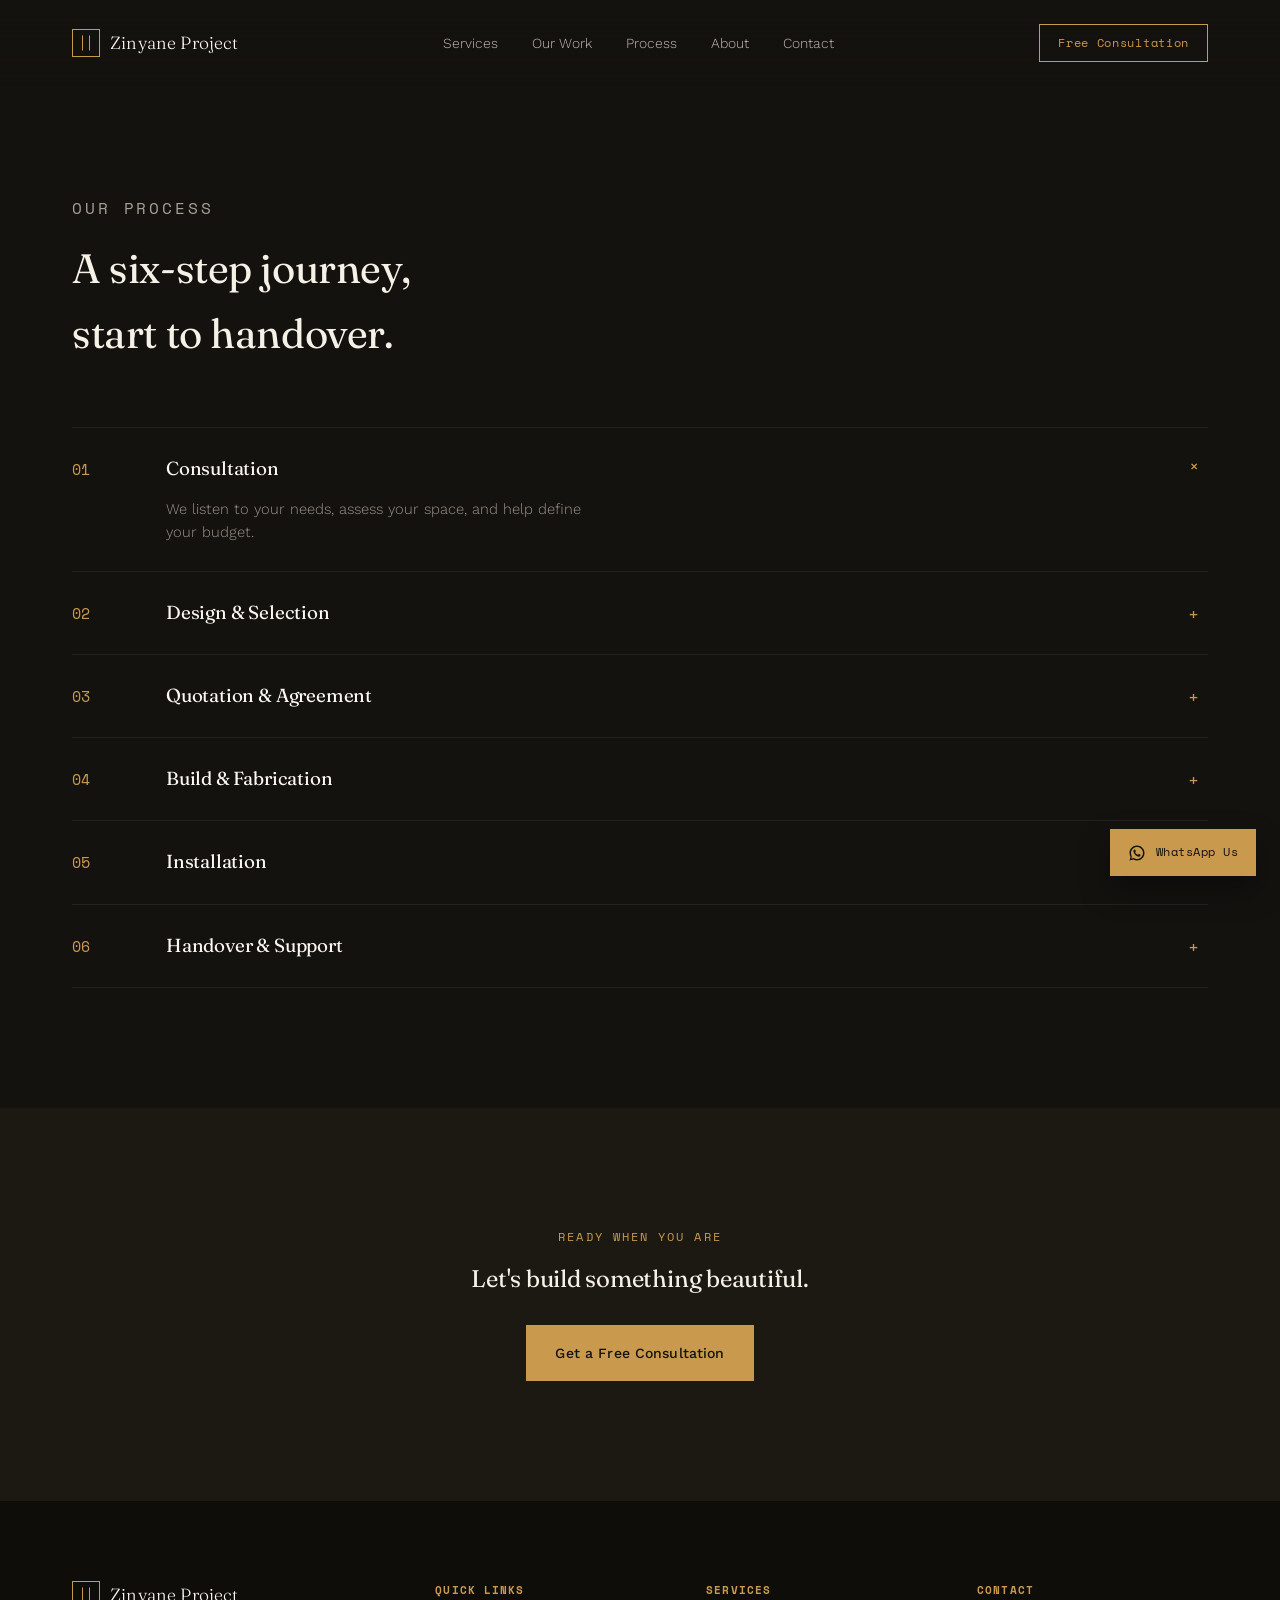
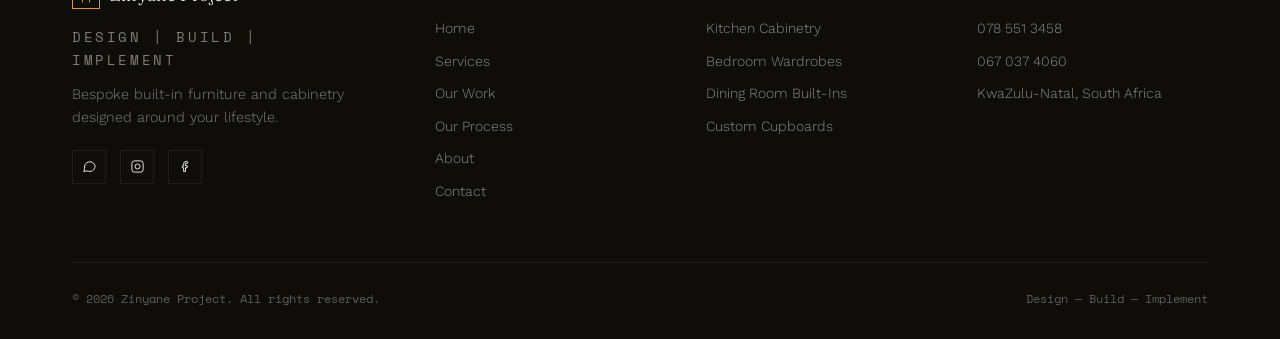
<file: process.html>
<!DOCTYPE html>
<html lang="en">
<head>
<meta charset="UTF-8">
<meta name="viewport" content="width=device-width, initial-scale=1.0">
<title>Our Process — Zinyane Project | From Consultation to Handover</title>
<meta name="description" content="How Zinyane Project works: a transparent six-step journey from first consultation through design, fabrication, installation and after-sales support.">
<link rel="preconnect" href="https://fonts.googleapis.com">
<link rel="preconnect" href="https://fonts.gstatic.com" crossorigin>
<link href="https://fonts.googleapis.com/css2?family=Fraunces:ital,opsz,wght@0,9..144,300;0,9..144,400;0,9..144,500;0,9..144,600;1,9..144,400&family=Work+Sans:wght@300;400;500;600&family=Space+Mono:wght@400;700&display=swap" rel="stylesheet">
<link rel="stylesheet" href="styles.css">
</head>
<body>

<header id="siteHeader">
  <nav class="wrap">
    <a href="index.html" class="brand"><span class="mark" aria-hidden="true"></span> Zinyane Project</a>
    <div class="navlinks">
      <a href="services.html">Services</a>
      <a href="work.html">Our Work</a>
      <a href="process.html">Process</a>
      <a href="about.html">About</a>
      <a href="contact.html">Contact</a>
    </div>
    <a href="contact.html" class="nav-cta">Free Consultation</a>
    <button class="nav-toggle" id="navToggle" aria-label="Menu"><span></span><span></span><span></span></button>
  </nav>
</header>

<div class="mobile-menu" id="mobileMenu">
  <a href="services.html">Services</a>
  <a href="work.html">Our Work</a>
  <a href="process.html">Process</a>
  <a href="about.html">About</a>
  <a href="contact.html">Contact</a>
  <a href="contact.html" class="nav-cta">Free Consultation</a>
</div>


<section id="process" style="padding-top:180px;">
  <div class="wrap">
    <div class="section-head reveal">
      <p class="eyebrow">Our Process</p>
      <h2>A six-step journey,<br>start to handover.</h2>
    </div>
    <div class="process-list reveal" id="processList">
      <div class="process-row open">
        <div class="process-row-head"><div class="process-num">01</div><h3>Consultation</h3><div class="process-plus">+</div></div>
        <div class="process-body"><p>We listen to your needs, assess your space, and help define your budget.</p></div>
      </div>
      <div class="process-row">
        <div class="process-row-head"><div class="process-num">02</div><h3>Design &amp; Selection</h3><div class="process-plus">+</div></div>
        <div class="process-body"><p>We create concepts and help you choose the best materials &amp; finishes.</p></div>
      </div>
      <div class="process-row">
        <div class="process-row-head"><div class="process-num">03</div><h3>Quotation &amp; Agreement</h3><div class="process-plus">+</div></div>
        <div class="process-body"><p>A transparent, itemised quote — no hidden costs.</p></div>
      </div>
      <div class="process-row">
        <div class="process-row-head"><div class="process-num">04</div><h3>Build &amp; Fabrication</h3><div class="process-plus">+</div></div>
        <div class="process-body"><p>Precision-built off-site with quality materials.</p></div>
      </div>
      <div class="process-row">
        <div class="process-row-head"><div class="process-num">05</div><h3>Installation</h3><div class="process-plus">+</div></div>
        <div class="process-body"><p>Professional, tidy installation with minimal disruption.</p></div>
      </div>
      <div class="process-row">
        <div class="process-row-head"><div class="process-num">06</div><h3>Handover &amp; Support</h3><div class="process-plus">+</div></div>
        <div class="process-body"><p>We ensure your satisfaction and offer after-sales support.</p></div>
      </div>
    </div>
  </div>
</section>

<section class="cta-banner">
  <div class="wrap">
    <p class="eyebrow">Ready When You Are</p>
    <h2>Let's build something beautiful.</h2>
    <a href="contact.html" class="btn-primary">Get a Free Consultation</a>
  </div>
</section>

<a class="wa-float" href="https://wa.me/27785513458" target="_blank" rel="noopener" aria-label="Message us on WhatsApp">
  <svg viewBox="0 0 24 24" fill="currentColor"><path d="M12 2C6.5 2 2 6.4 2 12c0 1.9.5 3.6 1.4 5.2L2 22l4.9-1.3C8.5 21.5 10.2 22 12 22c5.5 0 10-4.4 10-10S17.5 2 12 2zm0 18c-1.6 0-3.1-.4-4.4-1.2l-.3-.2-2.9.8.8-2.8-.2-.3C4.4 15 4 13.5 4 12c0-4.4 3.6-8 8-8s8 3.6 8 8-3.6 8-8 8zm4.4-6c-.2-.1-1.4-.7-1.6-.8-.2-.1-.4-.1-.5.1-.2.2-.6.8-.8 1-.1.1-.3.2-.5.1-.7-.3-1.4-.7-2-1.3-.5-.5-1-1.1-1.4-1.7-.1-.2 0-.4.1-.5l.4-.5c.1-.1.2-.3.2-.4.1-.1 0-.3 0-.4-.1-.1-.5-1.3-.7-1.8-.2-.4-.4-.4-.5-.4h-.4c-.2 0-.4.1-.6.3-.6.6-.9 1.3-.9 2.1 0 1.3 1 2.6 1.1 2.7 1.3 2 2.9 3.4 4.9 4.1.7.3 1.3.4 1.7.3.5-.1 1.4-.6 1.6-1.1.2-.5.2-1 .1-1.1 0-.1-.2-.2-.4-.3z"/></svg>
  <span>WhatsApp Us</span>
</a>


<footer>
  <div class="wrap">
    <div class="footer-grid">
      <div class="footer-brand">
        <a href="index.html" class="brand"><span class="mark" aria-hidden="true"></span> Zinyane Project</a>
        <p class="eyebrow" style="display:block; margin-bottom:12px;">Design | Build | Implement</p>
        <p>Bespoke built-in furniture and cabinetry designed around your lifestyle.</p>
        <div class="icon-row" style="margin-top:20px;">
          <a href="https://wa.me/27785513458" target="_blank" rel="noopener" aria-label="WhatsApp"><svg viewBox="0 0 24 24" fill="none" stroke="currentColor" stroke-width="1.5"><path d="M21 11.5a8.5 8.5 0 0 1-12.4 7.5L3 20l1.1-5.4A8.5 8.5 0 1 1 21 11.5z"/></svg></a>
          <a href="#" aria-label="Instagram (coming soon)"><svg viewBox="0 0 24 24" fill="none" stroke="currentColor" stroke-width="1.5"><rect x="3" y="3" width="18" height="18" rx="4"/><circle cx="12" cy="12" r="4"/></svg></a>
          <a href="#" aria-label="Facebook (coming soon)"><svg viewBox="0 0 24 24" fill="none" stroke="currentColor" stroke-width="1.5"><path d="M15 4h-2a4 4 0 0 0-4 4v3H7v3h2v6h3v-6h2.5l.5-3H12V8a1 1 0 0 1 1-1h2z"/></svg></a>
        </div>
      </div>
      <div class="footer-col">
        <h4>Quick Links</h4>
        <a href="index.html">Home</a>
        <a href="services.html">Services</a>
        <a href="work.html">Our Work</a>
        <a href="process.html">Our Process</a>
        <a href="about.html">About</a>
        <a href="contact.html">Contact</a>
      </div>
      <div class="footer-col">
        <h4>Services</h4>
        <a href="services.html">Kitchen Cabinetry</a>
        <a href="services.html">Bedroom Wardrobes</a>
        <a href="services.html">Dining Room Built-Ins</a>
        <a href="services.html">Custom Cupboards</a>
      </div>
      <div class="footer-col">
        <h4>Contact</h4>
        <p>078 551 3458</p>
        <p>067 037 4060</p>
        <p>KwaZulu-Natal, South Africa</p>
      </div>
    </div>
    <div class="footer-bottom">
      <p>© 2026 Zinyane Project. All rights reserved.</p>
      <p>Design — Build — Implement</p>
    </div>
  </div>
</footer>


<script src="script.js"></script>
</body>
</html>
</file>
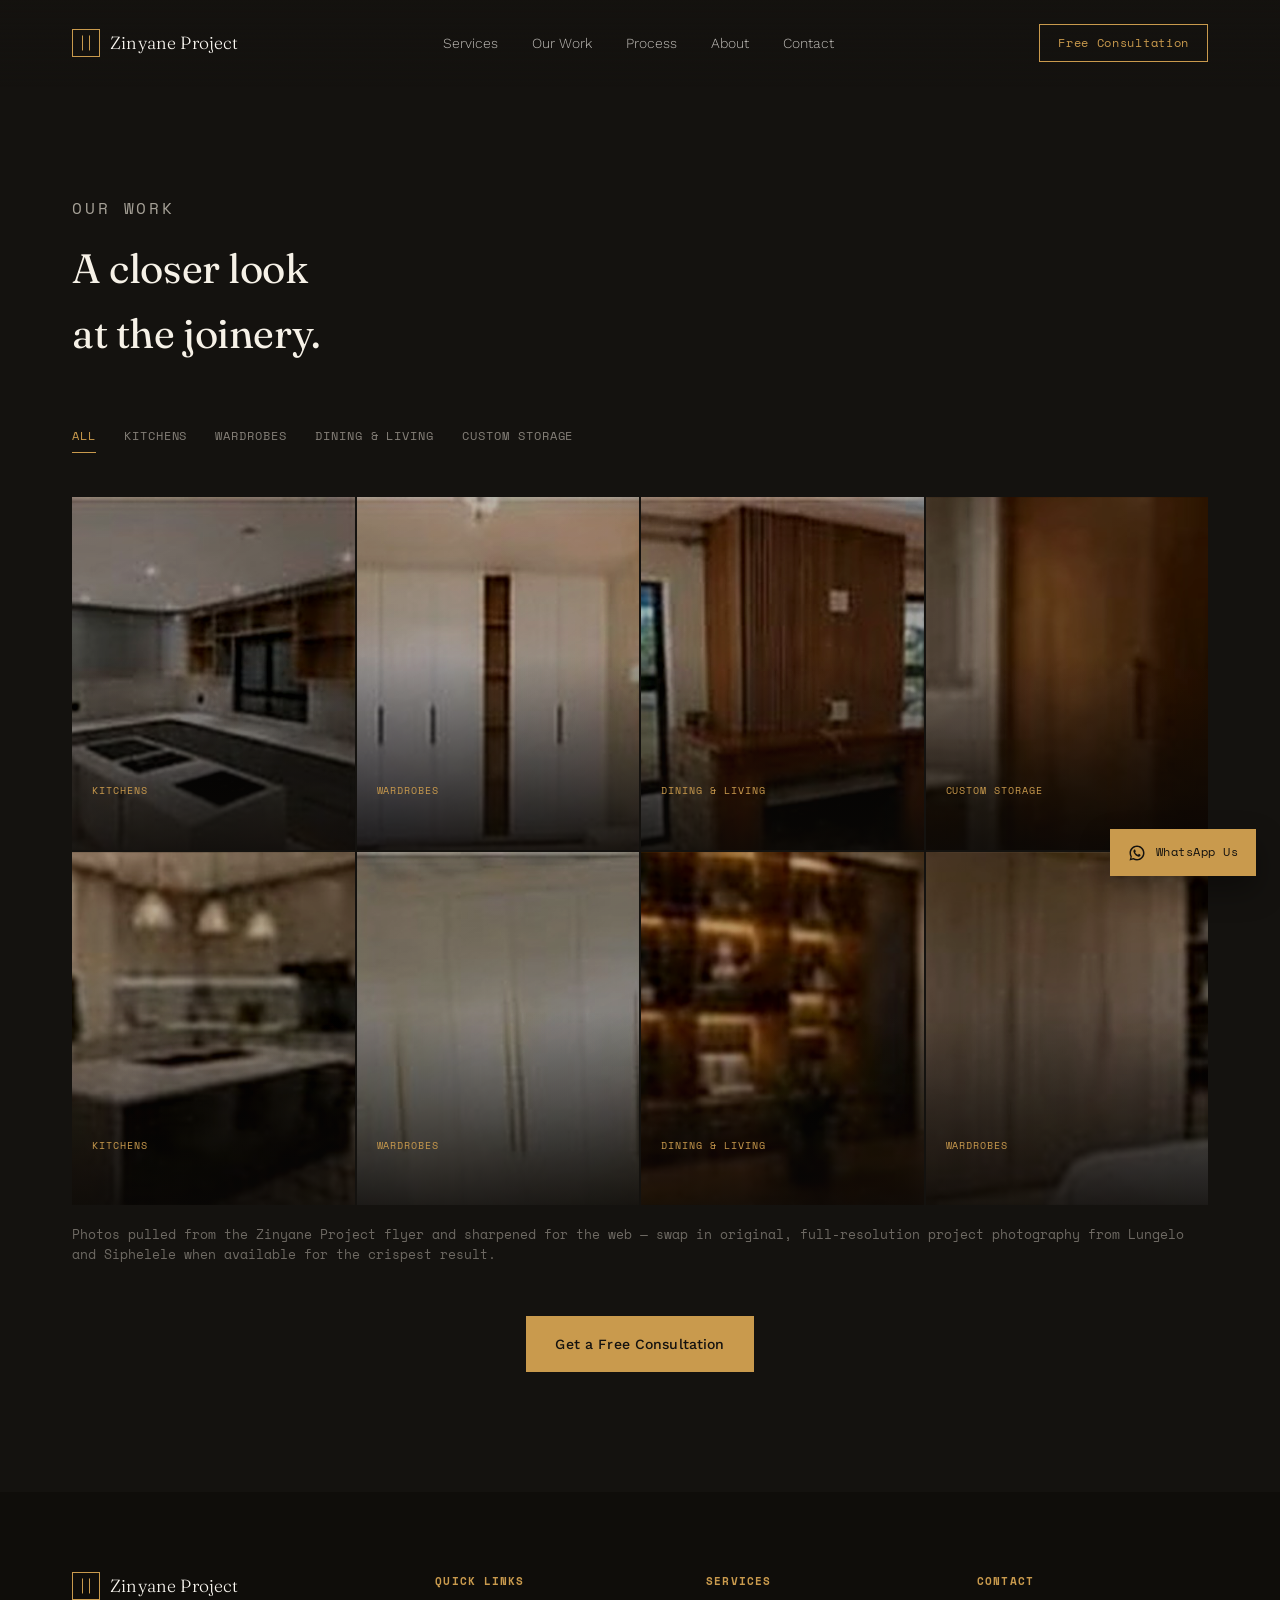
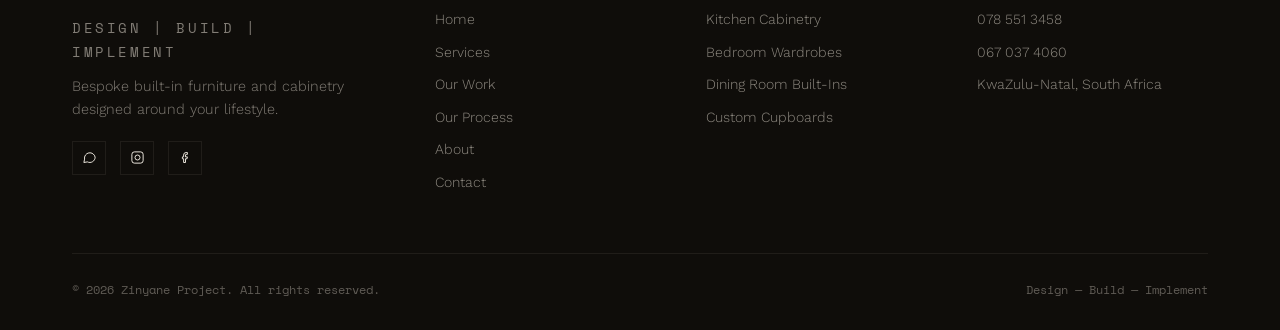
<file: work.html>
<!DOCTYPE html>
<html lang="en">
<head>
<meta charset="UTF-8">
<meta name="viewport" content="width=device-width, initial-scale=1.0">
<title>Our Work — Zinyane Project | Bespoke Cabinetry Portfolio</title>
<meta name="description" content="A look at completed Zinyane Project installations across KwaZulu-Natal — kitchens, wardrobes, dining built-ins and custom storage.">
<link rel="preconnect" href="https://fonts.googleapis.com">
<link rel="preconnect" href="https://fonts.gstatic.com" crossorigin>
<link href="https://fonts.googleapis.com/css2?family=Fraunces:ital,opsz,wght@0,9..144,300;0,9..144,400;0,9..144,500;0,9..144,600;1,9..144,400&family=Work+Sans:wght@300;400;500;600&family=Space+Mono:wght@400;700&display=swap" rel="stylesheet">
<link rel="stylesheet" href="styles.css">
</head>
<body>

<header id="siteHeader">
  <nav class="wrap">
    <a href="index.html" class="brand"><span class="mark" aria-hidden="true"></span> Zinyane Project</a>
    <div class="navlinks">
      <a href="services.html">Services</a>
      <a href="work.html">Our Work</a>
      <a href="process.html">Process</a>
      <a href="about.html">About</a>
      <a href="contact.html">Contact</a>
    </div>
    <a href="contact.html" class="nav-cta">Free Consultation</a>
    <button class="nav-toggle" id="navToggle" aria-label="Menu"><span></span><span></span><span></span></button>
  </nav>
</header>

<div class="mobile-menu" id="mobileMenu">
  <a href="services.html">Services</a>
  <a href="work.html">Our Work</a>
  <a href="process.html">Process</a>
  <a href="about.html">About</a>
  <a href="contact.html">Contact</a>
  <a href="contact.html" class="nav-cta">Free Consultation</a>
</div>


<section id="portfolio" style="padding-top:180px;">
  <div class="wrap">
    <div class="section-head reveal">
      <p class="eyebrow">Our Work</p>
      <h2>A closer look<br>at the joinery.</h2>
    </div>
    <div class="filter-row reveal">
      <button class="filter-btn active" data-filter="all">All</button>
      <button class="filter-btn" data-filter="kitchens">Kitchens</button>
      <button class="filter-btn" data-filter="wardrobes">Wardrobes</button>
      <button class="filter-btn" data-filter="dining">Dining &amp; Living</button>
      <button class="filter-btn" data-filter="storage">Custom Storage</button>
    </div>
    <div class="portfolio-grid reveal" id="portfolioGrid">
      <div class="p-tile" data-cat="kitchens"><div class="swatch" style="background-image:url('[data-uri]')"></div><div class="p-overlay"><span class="p-cat">Kitchens</span><span class="p-name">Flagship Island Kitchen</span></div></div>
      <div class="p-tile" data-cat="wardrobes"><div class="swatch" style="background-image:url('[data-uri]')"></div><div class="p-overlay"><span class="p-cat">Wardrobes</span><span class="p-name">Walk-In Closet</span></div></div>
      <div class="p-tile" data-cat="dining"><div class="swatch" style="background-image:url('[data-uri]')"></div><div class="p-overlay"><span class="p-cat">Dining &amp; Living</span><span class="p-name">Feature Wall Built-In</span></div></div>
      <div class="p-tile" data-cat="storage"><div class="swatch" style="background-image:url('[data-uri]')"></div><div class="p-overlay"><span class="p-cat">Custom Storage</span><span class="p-name">Home Office Cabinetry</span></div></div>
      <div class="p-tile" data-cat="kitchens"><div class="swatch" style="background-image:url('[data-uri]')"></div><div class="p-overlay"><span class="p-cat">Kitchens</span><span class="p-name">Pantry &amp; Overhead Units</span></div></div>
      <div class="p-tile" data-cat="wardrobes"><div class="swatch" style="background-image:url('[data-uri]')"></div><div class="p-overlay"><span class="p-cat">Wardrobes</span><span class="p-name">Sliding Door Wardrobe</span></div></div>
      <div class="p-tile" data-cat="dining"><div class="swatch" style="background-image:url('[data-uri]')"></div><div class="p-overlay"><span class="p-cat">Dining &amp; Living</span><span class="p-name">Display Cabinet &amp; Sideboard</span></div></div>
      <div class="p-tile" data-cat="wardrobes"><div class="swatch" style="background-image:url('[data-uri]')"></div><div class="p-overlay"><span class="p-cat">Wardrobes</span><span class="p-name">Bedroom Wardrobe</span></div></div>
    </div>
    <p class="portfolio-note reveal">Photos pulled from the Zinyane Project flyer and sharpened for the web — swap in original, full-resolution project photography from Lungelo and Siphelele when available for the crispest result.</p>
    <div class="view-all reveal"><a href="contact.html" class="btn-primary">Get a Free Consultation</a></div>
  </div>
</section>

<a class="wa-float" href="https://wa.me/27785513458" target="_blank" rel="noopener" aria-label="Message us on WhatsApp">
  <svg viewBox="0 0 24 24" fill="currentColor"><path d="M12 2C6.5 2 2 6.4 2 12c0 1.9.5 3.6 1.4 5.2L2 22l4.9-1.3C8.5 21.5 10.2 22 12 22c5.5 0 10-4.4 10-10S17.5 2 12 2zm0 18c-1.6 0-3.1-.4-4.4-1.2l-.3-.2-2.9.8.8-2.8-.2-.3C4.4 15 4 13.5 4 12c0-4.4 3.6-8 8-8s8 3.6 8 8-3.6 8-8 8zm4.4-6c-.2-.1-1.4-.7-1.6-.8-.2-.1-.4-.1-.5.1-.2.2-.6.8-.8 1-.1.1-.3.2-.5.1-.7-.3-1.4-.7-2-1.3-.5-.5-1-1.1-1.4-1.7-.1-.2 0-.4.1-.5l.4-.5c.1-.1.2-.3.2-.4.1-.1 0-.3 0-.4-.1-.1-.5-1.3-.7-1.8-.2-.4-.4-.4-.5-.4h-.4c-.2 0-.4.1-.6.3-.6.6-.9 1.3-.9 2.1 0 1.3 1 2.6 1.1 2.7 1.3 2 2.9 3.4 4.9 4.1.7.3 1.3.4 1.7.3.5-.1 1.4-.6 1.6-1.1.2-.5.2-1 .1-1.1 0-.1-.2-.2-.4-.3z"/></svg>
  <span>WhatsApp Us</span>
</a>


<footer>
  <div class="wrap">
    <div class="footer-grid">
      <div class="footer-brand">
        <a href="index.html" class="brand"><span class="mark" aria-hidden="true"></span> Zinyane Project</a>
        <p class="eyebrow" style="display:block; margin-bottom:12px;">Design | Build | Implement</p>
        <p>Bespoke built-in furniture and cabinetry designed around your lifestyle.</p>
        <div class="icon-row" style="margin-top:20px;">
          <a href="https://wa.me/27785513458" target="_blank" rel="noopener" aria-label="WhatsApp"><svg viewBox="0 0 24 24" fill="none" stroke="currentColor" stroke-width="1.5"><path d="M21 11.5a8.5 8.5 0 0 1-12.4 7.5L3 20l1.1-5.4A8.5 8.5 0 1 1 21 11.5z"/></svg></a>
          <a href="#" aria-label="Instagram (coming soon)"><svg viewBox="0 0 24 24" fill="none" stroke="currentColor" stroke-width="1.5"><rect x="3" y="3" width="18" height="18" rx="4"/><circle cx="12" cy="12" r="4"/></svg></a>
          <a href="#" aria-label="Facebook (coming soon)"><svg viewBox="0 0 24 24" fill="none" stroke="currentColor" stroke-width="1.5"><path d="M15 4h-2a4 4 0 0 0-4 4v3H7v3h2v6h3v-6h2.5l.5-3H12V8a1 1 0 0 1 1-1h2z"/></svg></a>
        </div>
      </div>
      <div class="footer-col">
        <h4>Quick Links</h4>
        <a href="index.html">Home</a>
        <a href="services.html">Services</a>
        <a href="work.html">Our Work</a>
        <a href="process.html">Our Process</a>
        <a href="about.html">About</a>
        <a href="contact.html">Contact</a>
      </div>
      <div class="footer-col">
        <h4>Services</h4>
        <a href="services.html">Kitchen Cabinetry</a>
        <a href="services.html">Bedroom Wardrobes</a>
        <a href="services.html">Dining Room Built-Ins</a>
        <a href="services.html">Custom Cupboards</a>
      </div>
      <div class="footer-col">
        <h4>Contact</h4>
        <p>078 551 3458</p>
        <p>067 037 4060</p>
        <p>KwaZulu-Natal, South Africa</p>
      </div>
    </div>
    <div class="footer-bottom">
      <p>© 2026 Zinyane Project. All rights reserved.</p>
      <p>Design — Build — Implement</p>
    </div>
  </div>
</footer>


<script src="script.js"></script>
</body>
</html>
</file>
<file: styles.css>
:root{
    --ink:#14120F;
    --panel:#1C1812;
    --panel-2:#211C15;
    --bronze:#B8863B;
    --gold:#C99A4D;
    --cream:#F6F1E7;
    --cream-2:#EFE7D8;
    --white:#FBF8F2;
    --line: rgba(245,238,225,0.12);
    --line-soft: rgba(245,238,225,0.07);
    --line-dark: rgba(20,18,15,0.12);
    --line-dark-soft: rgba(20,18,15,0.08);
    --ease: cubic-bezier(.22,1,.36,1);
  }
  *{margin:0;padding:0;box-sizing:border-box;}
  html{scroll-behavior:smooth;}
  body{
    background:var(--ink);
    color:var(--cream);
    font-family:'Work Sans', sans-serif;
    font-weight:300;
    line-height:1.6;
    overflow-x:hidden;
  }
  @media (prefers-reduced-motion: reduce){
    html{scroll-behavior:auto;}
    *{animation-duration:0.001ms !important; transition-duration:0.001ms !important;}
  }
  a{color:inherit; text-decoration:none;}
  img{max-width:100%; display:block;}
  button{font-family:inherit; cursor:pointer;}
  h1,h2,h3{font-family:'Fraunces', serif; font-weight:400; letter-spacing:-0.01em;}
  .eyebrow{
    font-family:'Space Mono', monospace;
    font-size:0.72rem;
    letter-spacing:0.18em;
    text-transform:uppercase;
    color:var(--gold);
  }
  .wrap{max-width:1200px; margin:0 auto; padding:0 32px;}
  :focus-visible{outline:2px solid var(--gold); outline-offset:3px;}

  /* ---------- LIGHT SECTION VARIANT ---------- */
  .on-light{background:var(--cream); color:#2A2418;}
  .on-light .eyebrow{color:var(--bronze);}
  .on-light .section-head p{color:rgba(42,36,24,0.62);}
  .on-light h2{color:#201B12;}

  /* ---------- NAV ---------- */
  header{
    position:fixed; top:0; left:0; right:0; z-index:200;
    padding:24px 0;
    background:linear-gradient(to bottom, rgba(20,18,15,0.85), transparent);
    transition:background .4s var(--ease), padding .35s var(--ease), border-color .4s var(--ease);
    border-bottom:1px solid transparent;
  }
  header.scrolled{
    background:rgba(20,18,15,0.92);
    backdrop-filter:blur(10px);
    padding:12px 0;
    border-bottom:1px solid var(--line-soft);
  }
  nav.wrap{display:flex; align-items:center; justify-content:space-between;}
  .brand{display:flex; align-items:center; gap:10px; font-family:'Fraunces', serif; font-size:1.1rem; letter-spacing:0.01em; color:var(--white);}
  .brand .mark{
    width:28px; height:28px; position:relative;
    border:1px solid var(--gold);
    display:flex; align-items:center; justify-content:center;
    flex-shrink:0;
  }
  .brand .mark::before, .brand .mark::after{
    content:''; position:absolute; top:50%; width:1px; height:58%;
    background:var(--gold); transform:translateY(-50%);
  }
  .brand .mark::before{left:34%;}
  .brand .mark::after{left:60%;}
  .navlinks{display:flex; gap:34px; font-size:0.87rem;}
  .navlinks a{opacity:0.75; transition:opacity .25s; color:var(--white);}
  .navlinks a:hover{opacity:1;}
  .nav-cta{
    font-family:'Space Mono', monospace; font-size:0.72rem; letter-spacing:0.06em;
    border:1px solid var(--gold); color:var(--gold);
    padding:9px 18px;
    transition:background .25s, color .25s;
    white-space:nowrap;
  }
  .nav-cta:hover{background:var(--gold); color:var(--ink);}
  .nav-toggle{
    display:none; background:none; border:none; color:var(--white); cursor:pointer;
    width:26px; height:20px; position:relative; flex-shrink:0;
  }
  .nav-toggle span{position:absolute; left:0; right:0; height:1px; background:var(--white); transition:transform .3s, opacity .3s;}
  .nav-toggle span:nth-child(1){top:0;}
  .nav-toggle span:nth-child(2){top:9px;}
  .nav-toggle span:nth-child(3){top:18px;}
  .nav-toggle.open span:nth-child(1){transform:translateY(9px) rotate(45deg);}
  .nav-toggle.open span:nth-child(2){opacity:0;}
  .nav-toggle.open span:nth-child(3){transform:translateY(-9px) rotate(-45deg);}
  .mobile-menu{
    position:fixed; inset:0; z-index:150; background:var(--ink);
    display:flex; flex-direction:column; align-items:flex-start; justify-content:center; gap:26px;
    padding:32px; transform:translateY(-100%); transition:transform .45s var(--ease);
  }
  .mobile-menu.open{transform:translateY(0);}
  .mobile-menu a{font-family:'Fraunces', serif; font-size:1.8rem; color:var(--white);}
  .mobile-menu .nav-cta{margin-top:12px;}

  /* ---------- HERO ---------- */
  .hero{
    position:relative;
    min-height:100vh;
    display:flex; align-items:center;
    padding:150px 0 70px;
    background:linear-gradient(180deg, #171410 0%, #100E0B 100%);
    overflow:hidden;
  }
  .hero-inner{
    position:relative; z-index:2; width:100%;
    display:grid; grid-template-columns:1fr 1fr; gap:56px; align-items:center;
  }
  .hero-content .eyebrow{opacity:0; animation:riseIn .8s var(--ease) .3s forwards;}
  .hero h1{
    font-size:clamp(2.4rem, 4.3vw, 4rem);
    line-height:1.08;
    margin:20px 0 22px;
    color:var(--white);
    opacity:0; animation:riseIn .9s var(--ease) .45s forwards;
  }
  .hero p.lede{
    font-size:1.04rem; color:rgba(245,238,225,0.68); max-width:440px; margin:0 0 36px;
    opacity:0; animation:riseIn .9s var(--ease) .6s forwards;
  }
  .hero-ctas{display:flex; gap:16px; flex-wrap:wrap; opacity:0; animation:riseIn .9s var(--ease) .75s forwards;}
  @keyframes riseIn{ from{opacity:0; transform:translateY(16px);} to{opacity:1; transform:translateY(0);} }

  .btn-primary{
    background:var(--gold); color:var(--ink); font-weight:500;
    padding:16px 28px; font-size:0.88rem; letter-spacing:0.01em;
    transition:transform .3s var(--ease), background .3s;
    border:1px solid var(--gold); display:inline-block;
  }
  .btn-primary:hover{transform:translateY(-2px); background:#DDB874;}
  .btn-ghost{
    padding:16px 28px; font-size:0.88rem; border:1px solid var(--line);
    transition:border-color .3s, background .3s; display:inline-block;
  }
  .btn-ghost:hover{border-color:var(--gold); background:rgba(201,154,77,0.08);}
  .on-light .btn-ghost{border-color:var(--line-dark); color:#201B12;}
  .on-light .btn-ghost:hover{border-color:var(--bronze); background:rgba(184,134,59,0.08);}

  .hero-media{
    position:relative; height:min(560px, 62vh); border:1px solid var(--line);
    opacity:0; animation:riseIn 1.1s var(--ease) .55s forwards;
  }
  .hero-media{overflow:hidden;}
  .hero-media .frame{
    position:absolute; inset:0; overflow:hidden;
    background-size:cover; background-position:center;
    filter:saturate(1.05) contrast(1.05) brightness(0.9);
    animation: kenburns 16s ease-in-out infinite alternate;
  }
  .hero-media .frame::after{
    content:''; position:absolute; inset:0;
    background:linear-gradient(155deg, rgba(58,44,28,0.3), rgba(20,15,9,0.55));
    mix-blend-mode:multiply;
  }
  @keyframes kenburns{ from{ transform:scale(1); } to{ transform:scale(1.09); } }
  .hero-media .caption{
    position:absolute; left:0; right:0; bottom:0; padding:22px 24px;
    background:linear-gradient(0deg, rgba(10,8,6,0.75), transparent);
  }
  .hero-media .caption span{
    font-family:'Space Mono', monospace; font-size:0.68rem; letter-spacing:0.1em;
    text-transform:uppercase; color:rgba(245,238,225,0.55);
  }
  .floating-badge{
    position:absolute; left:-26px; bottom:44px; z-index:3;
    background:var(--ink); border:1px solid var(--line); padding:16px 20px;
    max-width:210px; font-family:'Space Mono', monospace; font-size:0.66rem;
    letter-spacing:0.08em; text-transform:uppercase; color:var(--cream);
    box-shadow:0 20px 40px rgba(0,0,0,0.35);
    animation:floatY 5s ease-in-out infinite;
  }
  @keyframes floatY{ 0%,100%{ transform:translateY(0);} 50%{ transform:translateY(-9px);} }

  /* ---------- REVEAL ---------- */
  .reveal{opacity:0; transform:translateY(28px); transition:opacity .8s var(--ease), transform .8s var(--ease);}
  .reveal.in{opacity:1; transform:translateY(0);}

  /* ---------- SECTION SHARED ---------- */
  section{padding:120px 0;}
  .section-head{max-width:640px; margin-bottom:60px;}
  .section-head h2{font-size:clamp(1.85rem, 3.2vw, 2.6rem); margin-top:14px;}
  .section-head p{color:rgba(245,238,225,0.65); margin-top:16px; font-size:1rem; max-width:520px;}
  .section-head.center{margin-left:auto; margin-right:auto; text-align:center;}

  /* ---------- ABOUT ---------- */
  #about .about-grid{display:grid; grid-template-columns:0.9fr 1.1fr; gap:70px; align-items:center;}
  .about-media{
    height:420px; position:relative; border:1px solid var(--line-dark);
    background-size:cover; background-position:center;
    filter:saturate(1.05) contrast(1.03);
    overflow:hidden;
  }
  .about-media::after{
    content:''; position:absolute; inset:0;
    background:linear-gradient(155deg, rgba(58,44,28,0.12), rgba(20,15,9,0.28));
    mix-blend-mode:multiply;
  }
  .about-body p{color:rgba(42,36,24,0.72); margin-bottom:18px; font-size:0.98rem;}
  .about-body strong{color:var(--bronze); font-weight:500;}
  .about-stats{display:flex; gap:36px; margin-top:30px; flex-wrap:wrap;}
  .about-stats div span{display:block; font-family:'Fraunces', serif; font-size:1.7rem; color:var(--bronze);}
  .about-stats div p{font-size:0.78rem; color:rgba(42,36,24,0.55); font-family:'Space Mono', monospace; letter-spacing:0.04em; margin:0;}

  /* ---------- SERVICES ---------- */
  .service-grid{display:grid; grid-template-columns:repeat(4, 1fr); gap:1px; background:var(--line-dark-soft); border:1px solid var(--line-dark-soft); perspective:1000px;}
  .service-card{
    background:var(--cream); padding:36px 26px; position:relative; overflow:hidden;
    min-height:270px; display:flex; flex-direction:column; justify-content:space-between;
    transition:background .35s, transform .12s linear, box-shadow .35s;
    transform-style:preserve-3d; will-change:transform;
  }
  .service-card::before{
    content:''; position:absolute; left:0; top:0; bottom:0; width:3px;
    background:var(--bronze); transform:scaleY(0); transform-origin:top; transition:transform .5s var(--ease);
  }
  .service-card:hover::before{transform:scaleY(1);}
  .service-card:hover{background:var(--white); box-shadow:0 24px 50px rgba(20,18,15,0.08);}
  .service-num{font-family:'Space Mono', monospace; font-size:0.72rem; color:rgba(42,36,24,0.4);}
  .service-card h3{font-size:1.24rem; margin:18px 0 14px; font-weight:400; color:#201B12;}
  .service-card ul{list-style:none; font-size:0.86rem; color:rgba(42,36,24,0.62);}
  .service-card li{padding:5px 0; position:relative; padding-left:14px;}
  .service-card li::before{content:'—'; position:absolute; left:0; color:var(--bronze); opacity:0.8;}

  /* ---------- PORTFOLIO ---------- */
  #portfolio{background:var(--ink);}
  .filter-row{display:flex; gap:28px; flex-wrap:wrap; margin-bottom:44px;}
  .filter-btn{
    background:none; border:none; color:rgba(245,238,225,0.5);
    font-family:'Space Mono', monospace; font-size:0.74rem; letter-spacing:0.08em; text-transform:uppercase;
    padding-bottom:8px; border-bottom:1px solid transparent; transition:color .25s, border-color .25s;
  }
  .filter-btn:hover{color:var(--cream);}
  .filter-btn.active{color:var(--gold); border-color:var(--gold);}
  .portfolio-grid{display:grid; grid-template-columns:repeat(4, 1fr); gap:2px;}
  .p-tile{
    position:relative; overflow:hidden; aspect-ratio:4/5; cursor:pointer;
    background:linear-gradient(155deg, #3a2c1c, #1c150d);
    transition:transform .5s var(--ease);
  }
  .p-tile.hide{display:none;}
  .p-tile .swatch{
    position:absolute; inset:0; transition:transform .7s var(--ease);
    background-size:cover; background-position:center;
    filter:saturate(1.05) contrast(1.05) brightness(0.88);
  }
  .p-tile .swatch::after{
    content:''; position:absolute; inset:0;
    background:linear-gradient(155deg, rgba(58,44,28,0.22), rgba(20,15,9,0.4));
    mix-blend-mode:multiply;
  }
  .p-tile:hover .swatch{transform:scale(1.08);}
  .p-tile .p-overlay{
    position:absolute; inset:0; display:flex; flex-direction:column; justify-content:flex-end; padding:20px;
    background:linear-gradient(0deg, rgba(10,8,6,0.82) 0%, transparent 55%);
  }
  .p-tile .p-cat{font-family:'Space Mono', monospace; font-size:0.62rem; letter-spacing:0.1em; text-transform:uppercase; color:var(--gold); margin-bottom:4px;}
  .p-tile .p-name{font-family:'Fraunces', serif; font-size:1.05rem; color:var(--white); opacity:0; transform:translateY(8px); transition:opacity .4s, transform .4s;}
  .p-tile:hover .p-name{opacity:1; transform:translateY(0);}
  .portfolio-note{margin-top:20px; font-size:0.8rem; color:rgba(245,238,225,0.4); font-family:'Space Mono', monospace;}
  .view-all{display:flex; justify-content:center; margin-top:50px;}

  /* ---------- WHY ---------- */
  .why-grid{display:grid; grid-template-columns:1fr 1fr; gap:14px 60px;}
  .why-item{display:flex; gap:16px; padding:20px 0; border-bottom:1px solid var(--line-dark-soft);}
  .why-icon{width:20px; height:20px; flex-shrink:0; margin-top:4px; position:relative;}
  .why-icon::before{content:''; position:absolute; inset:0; border:1px solid var(--bronze); transform:rotate(45deg);}
  .why-item p{font-size:0.95rem; color:rgba(42,36,24,0.75);}

  /* ---------- PROCESS ---------- */
  #process{background:var(--ink);}
  .process-list{border-top:1px solid var(--line-soft);}
  .process-row{
    border-bottom:1px solid var(--line-soft); cursor:pointer; padding:26px 0;
    transition:padding-left .3s var(--ease);
  }
  .process-row-head{display:grid; grid-template-columns:70px 1fr 20px; align-items:center; gap:24px;}
  .process-num{font-family:'Space Mono', monospace; color:var(--gold); font-size:0.95rem;}
  .process-row-head h3{font-size:1.18rem; font-weight:400; color:var(--white);}
  .process-plus{font-family:'Space Mono', monospace; color:var(--gold); font-size:1.1rem; transition:transform .3s var(--ease);}
  .process-row.open .process-plus{transform:rotate(45deg);}
  .process-body{max-height:0; overflow:hidden; transition:max-height .4s var(--ease);}
  .process-row.open .process-body{max-height:120px;}
  .process-body p{padding:14px 0 0 94px; color:rgba(245,238,225,0.6); font-size:0.92rem; max-width:520px;}
  .process-row:hover{padding-left:10px;}

  /* ---------- CONTACT ---------- */
  #contact{background:var(--panel);}
  .contact-grid{display:grid; grid-template-columns:1.1fr 0.9fr; gap:70px;}
  .contact-form{display:flex; flex-direction:column; gap:18px;}
  .form-row{display:grid; grid-template-columns:1fr 1fr; gap:18px;}
  .field{display:flex; flex-direction:column; gap:8px;}
  .field label{font-family:'Space Mono', monospace; font-size:0.68rem; letter-spacing:0.1em; text-transform:uppercase; color:rgba(245,238,225,0.5);}
  .field input, .field select, .field textarea{
    background:transparent; border:none; border-bottom:1px solid var(--line);
    color:var(--cream); font-family:'Work Sans', sans-serif; font-size:0.96rem; padding:10px 2px;
    transition:border-color .3s;
  }
  .field input:focus, .field select:focus, .field textarea:focus{border-color:var(--gold); outline:none;}
  .field select{appearance:none; background:transparent;}
  .field select option{background:var(--panel); color:var(--cream);}
  .radio-row{display:flex; gap:22px; flex-wrap:wrap; margin-top:4px;}
  .radio-row label{display:flex; align-items:center; gap:8px; font-size:0.88rem; color:rgba(245,238,225,0.75); cursor:pointer;}
  .radio-row input{accent-color:var(--gold);}
  .contact-form button{margin-top:8px; width:fit-content; border:1px solid var(--gold); background:var(--gold); color:var(--ink); padding:16px 30px; font-size:0.9rem; font-weight:500; transition:background .3s, transform .3s;}
  .contact-form button:hover{transform:translateY(-2px); background:#DDB874;}
  .confirm-state{display:none; padding:20px 0;}
  .confirm-state.show{display:block;}
  .confirm-state h3{color:var(--white); font-size:1.5rem; margin-bottom:14px;}
  .confirm-state ol{list-style:none; margin-top:18px; display:flex; flex-direction:column; gap:14px;}
  .confirm-state li{display:flex; gap:14px; font-size:0.92rem; color:rgba(245,238,225,0.7);}
  .confirm-num{font-family:'Space Mono', monospace; color:var(--gold); flex-shrink:0;}
  .contact-side{display:flex; flex-direction:column; gap:34px;}
  .contact-block .eyebrow{margin-bottom:10px; display:block;}
  .contact-block a.big{font-family:'Fraunces', serif; font-size:1.4rem; display:inline-block; margin-bottom:4px; color:var(--white);}
  .contact-block a.big:hover{color:var(--gold);}
  .contact-block p{color:rgba(245,238,225,0.6); font-size:0.9rem;}

  /* ---------- FLOATING WHATSAPP ---------- */
  .wa-float{
    position:fixed; right:24px; bottom:24px; z-index:190;
    display:flex; align-items:center; gap:10px;
    background:var(--gold); color:var(--ink); padding:14px 18px;
    box-shadow:0 14px 30px rgba(0,0,0,0.35);
    font-family:'Space Mono', monospace; font-size:0.74rem; letter-spacing:0.04em;
    transition:transform .3s var(--ease);
  }
  .wa-float:hover{transform:translateY(-3px);}
  .wa-float svg{width:18px; height:18px; flex-shrink:0;}

  /* ---------- FOOTER ---------- */
  footer{background:#0F0D0A; padding:80px 0 30px;}
  .footer-grid{display:grid; grid-template-columns:1.4fr 1fr 1fr 1fr; gap:40px; padding-bottom:50px; border-bottom:1px solid var(--line-soft);}
  .footer-brand .brand{margin-bottom:16px;}
  .footer-brand p{color:rgba(245,238,225,0.5); font-size:0.9rem; max-width:280px;}
  .footer-col h4{font-family:'Space Mono', monospace; font-size:0.7rem; letter-spacing:0.1em; text-transform:uppercase; color:var(--gold); margin-bottom:18px;}
  .footer-col a, .footer-col p{display:block; color:rgba(245,238,225,0.55); font-size:0.88rem; margin-bottom:10px; transition:color .25s;}
  .footer-col a:hover{color:var(--cream);}
  .footer-bottom{display:flex; justify-content:space-between; align-items:center; flex-wrap:wrap; gap:14px; padding-top:26px;}
  .footer-bottom p{font-size:0.76rem; color:rgba(245,238,225,0.35); font-family:'Space Mono', monospace;}
  .icon-row{display:flex; gap:14px;}
  .icon-row a{width:34px; height:34px; border:1px solid var(--line-soft); display:flex; align-items:center; justify-content:center;}
  .icon-row svg{width:15px; height:15px;}

  /* ---------- RESPONSIVE ---------- */
  @media (max-width: 900px){
    .navlinks{display:none;}
    .nav-toggle{display:block;}
    .hero-inner{grid-template-columns:1fr;}
    .hero-media{order:-1; height:320px;}
    .floating-badge{left:12px; bottom:16px; max-width:180px;}
    #about .about-grid, .contact-grid, .why-grid{grid-template-columns:1fr; gap:40px;}
    .about-media{height:280px;}
    .service-grid{grid-template-columns:1fr 1fr;}
    .portfolio-grid{grid-template-columns:1fr 1fr;}
    .footer-grid{grid-template-columns:1fr 1fr; gap:36px 24px;}
    .form-row{grid-template-columns:1fr;}
    section{padding:80px 0;}
    .wrap{padding:0 22px;}
  }
  @media (max-width: 560px){
    .service-grid{grid-template-columns:1fr;}
    .portfolio-grid{grid-template-columns:1fr 1fr;}
    .footer-grid{grid-template-columns:1fr;}
    .wa-float span{display:none;}
  }

  a.brand{color:var(--white);}
  .cta-banner{background:var(--panel); text-align:center;}
  .cta-banner h2{margin:14px 0 26px;}
  .home-link-row{margin-top:10px;}
  .home-link-row a{font-family:'Space Mono', monospace; font-size:0.76rem; letter-spacing:0.06em; color:var(--gold); border-bottom:1px solid var(--gold); padding-bottom:2px;}
  .on-light .home-link-row a{color:var(--bronze); border-color:var(--bronze);}
</file>
